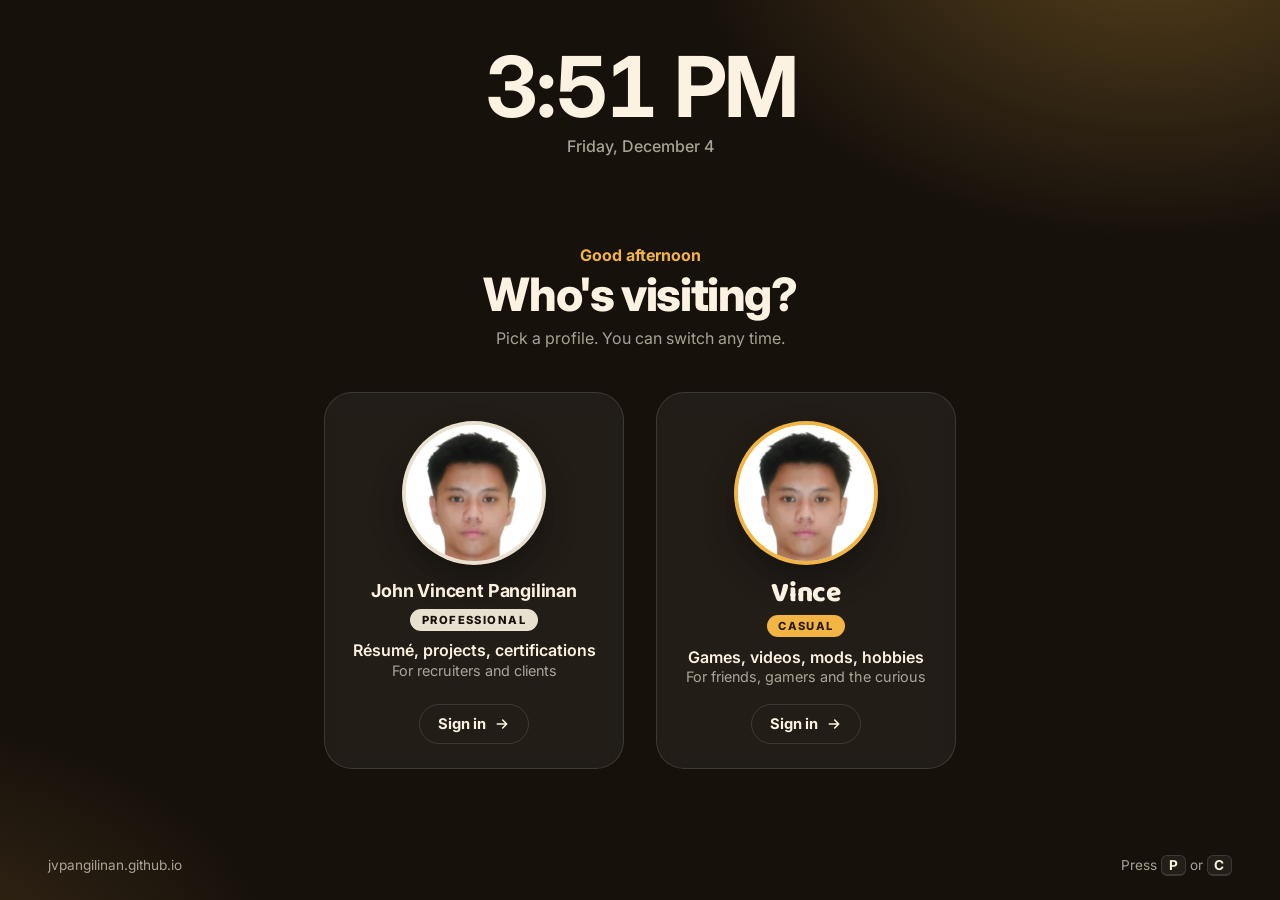
<file: index.html>
<!DOCTYPE html>
<html lang="en">
<head>
<meta charset="utf-8">
<meta name="viewport" content="width=device-width, initial-scale=1">
<!-- smooth fade between pages (Chrome/Edge). Inline so it is set before the first paint; in a slow stylesheet it can miss the switch -->
<style>@view-transition{navigation:auto}</style>
<title>John Vincent Pangilinan · Developer</title>
<meta name="description" content="John Vincent Pangilinan: IT student at San Beda College Alabang building websites, Android apps and Python desktop tools. Pick the professional side or the casual side.">
<link rel="canonical" href="https://jvpangilinan.github.io/">
<meta property="og:title" content="John Vincent Pangilinan · Developer">
<meta property="og:description" content="Websites, Android apps and Python desktop tools, built from idea to live.">
<meta property="og:type" content="website">
<meta property="og:url" content="https://jvpangilinan.github.io/">
<meta property="og:image" content="https://jvpangilinan.github.io/img/card-gold.jpg">
<meta property="og:image:width" content="1200">
<meta property="og:image:height" content="627">
<meta name="twitter:card" content="summary_large_image">
<meta name="theme-color" content="#17110c">
<link rel="icon" href="data:image/svg+xml,%3Csvg xmlns='http://www.w3.org/2000/svg' viewBox='0 0 64 64'%3E%3Crect width='64' height='64' rx='14' fill='%23141210'/%3E%3Ctext x='32' y='43' font-family='Arial' font-weight='700' font-size='28' text-anchor='middle' fill='%23e0b04a'%3EJV%3C/text%3E%3C/svg%3E">
<script>
  // Old links like jvpangilinan.github.io/#projects still land on the right section.
  (function () {
    var to = { about: 'pro/#about', projects: 'pro/#work', work: 'pro/#work', certs: 'pro/#certs', contact: 'pro/#contact' };
    var h = location.hash.slice(1);
    if (to[h]) location.replace(to[h]);
  })();
</script>
<link rel="preconnect" href="https://fonts.googleapis.com">
<link rel="preconnect" href="https://fonts.gstatic.com" crossorigin>
<link href="https://fonts.googleapis.com/css2?family=Baloo+2:wght@800&family=Inter:wght@400;500;600;700;800&display=swap" rel="stylesheet">
<link rel="prefetch" href="pro/">
<link rel="prefetch" href="casual/">
<link rel="stylesheet" href="login.css?v=2">
</head>
<body>

<main class="login">
  <header class="lock" aria-hidden="true">
    <p class="clock" id="clock">&nbsp;</p>
    <p class="date" id="date">&nbsp;</p>
  </header>

  <section class="who" aria-labelledby="who-t">
    <p class="greet" id="greet">Hi there</p>
    <h1 id="who-t">Who's visiting?</h1>
    <p class="lead">Pick a profile. You can switch any time.</p>

    <div class="profiles">
      <a class="profile pro" href="pro/" data-mode="pro">
        <span class="ava"><img src="img/avatar.webp" alt="" width="160" height="160"></span>
        <span class="info">
          <span class="name">John Vincent Pangilinan</span>
          <span class="tag">Professional</span>
          <span class="desc">Résumé, projects, certifications</span>
          <span class="for">For recruiters and clients</span>
          <span class="go">Sign in <svg viewBox="0 0 24 24" aria-hidden="true"><path d="M5 12h14M13 6l6 6-6 6"/></svg></span>
        </span>
      </a>
      <a class="profile casual" href="casual/" data-mode="casual">
        <span class="ava"><img src="img/avatar.webp" alt="" width="160" height="160"></span>
        <span class="info">
          <span class="name">Vince</span>
          <span class="tag">Casual</span>
          <span class="desc">Games, videos, mods, hobbies</span>
          <span class="for">For friends, gamers and the curious</span>
          <span class="go">Sign in <svg viewBox="0 0 24 24" aria-hidden="true"><path d="M5 12h14M13 6l6 6-6 6"/></svg></span>
        </span>
      </a>
    </div>
  </section>

  <footer class="login-foot">
    <span>jvpangilinan.github.io</span>
    <span class="keys">Press <kbd>P</kbd> or <kbd>C</kbd></span>
  </footer>
</main>

<div class="welcome" id="welcome" hidden>
  <img id="welcome-ava" src="img/avatar.webp" alt="">
  <p>Welcome<span class="dots" aria-hidden="true"><i></i><i></i><i></i></span></p>
</div>

<script src="login.js?v=1"></script>
</body>
</html>
</file>
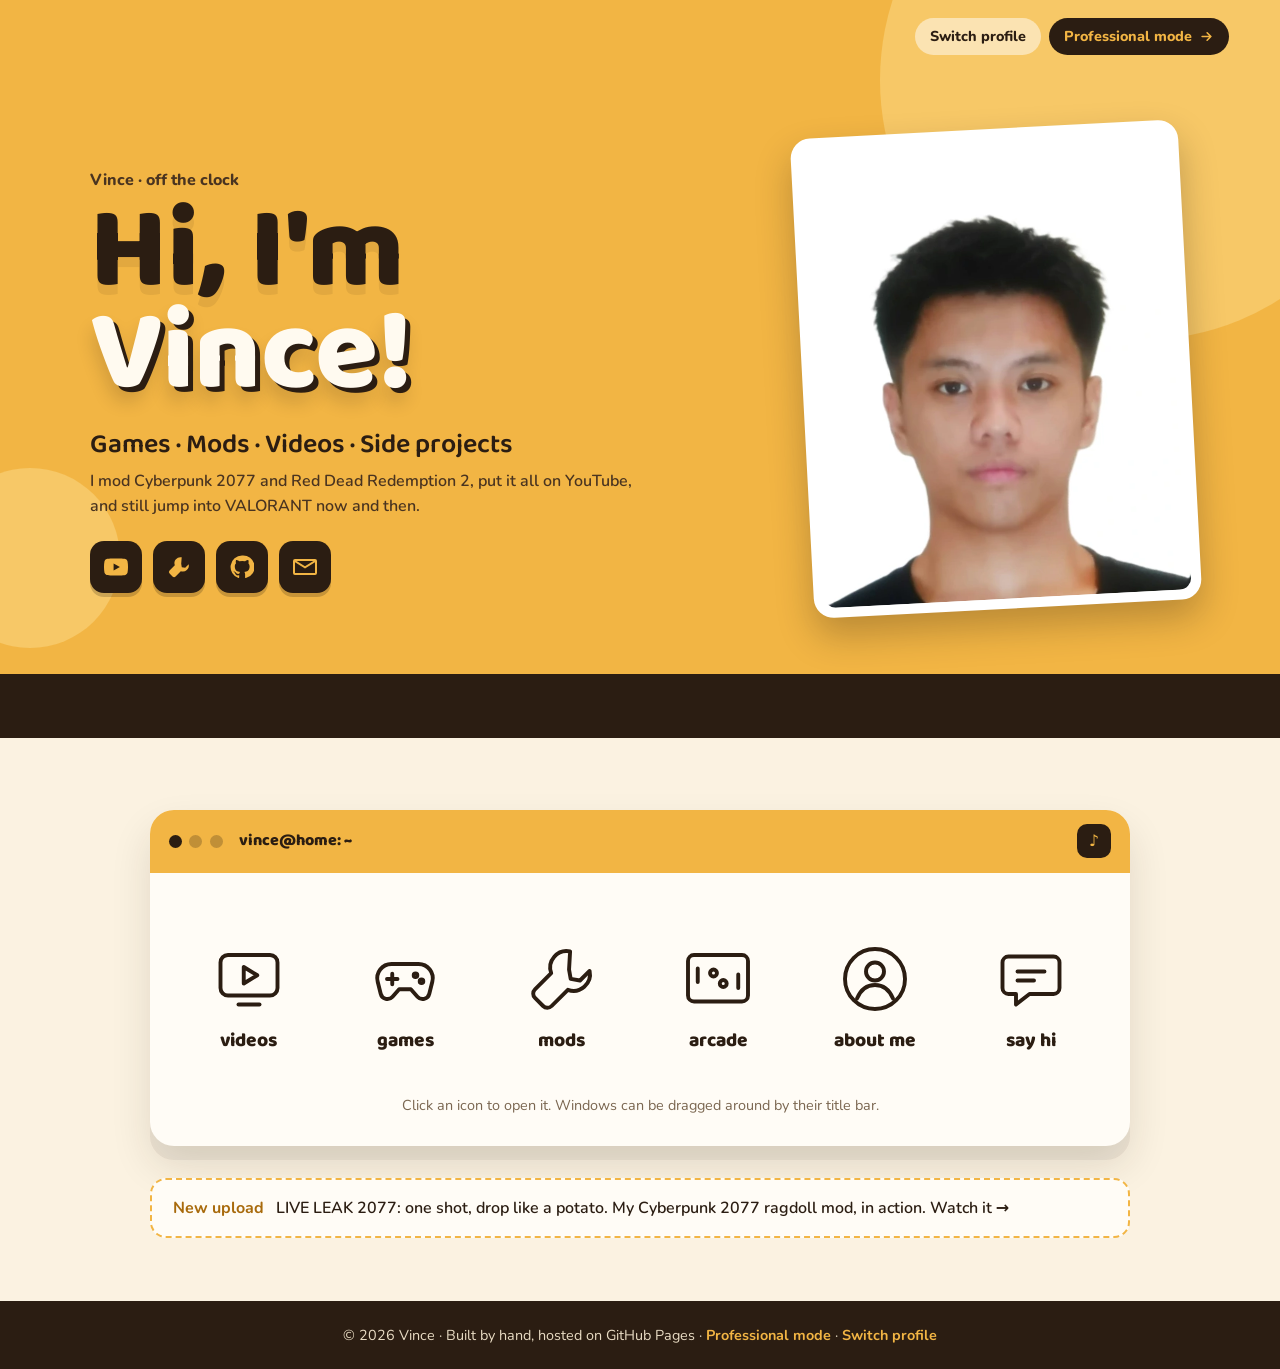
<file: casual/index.html>
<!DOCTYPE html>
<html lang="en">
<head>
<meta charset="utf-8">
<meta name="viewport" content="width=device-width, initial-scale=1">
<!-- smooth fade between pages (Chrome/Edge). Inline so it is set before the first paint; in a slow stylesheet it can miss the switch -->
<style>@view-transition{navigation:auto}</style>
<title>Vince · games, mods and videos</title>
<meta name="description" content="The casual side of John Vincent Pangilinan: Cyberpunk 2077 and Red Dead Redemption 2 mods, YouTube videos, VALORANT clips and side projects you can play with.">
<link rel="canonical" href="https://jvpangilinan.github.io/casual/">
<meta property="og:title" content="Vince · games, mods and videos">
<meta property="og:description" content="Cyberpunk 2077 and Red Dead Redemption 2 mods, YouTube videos, and a browser game that doubles until your device gives up.">
<meta property="og:type" content="website">
<meta property="og:url" content="https://jvpangilinan.github.io/casual/">
<meta property="og:image" content="https://jvpangilinan.github.io/img/card-gold.jpg">
<meta property="og:image:width" content="1200">
<meta property="og:image:height" content="627">
<meta name="twitter:card" content="summary_large_image">
<meta name="theme-color" content="#f2b544">
<link rel="icon" href="data:image/svg+xml,%3Csvg xmlns='http://www.w3.org/2000/svg' viewBox='0 0 64 64'%3E%3Crect width='64' height='64' rx='14' fill='%23141210'/%3E%3Ctext x='32' y='43' font-family='Arial' font-weight='700' font-size='28' text-anchor='middle' fill='%23e0b04a'%3EJV%3C/text%3E%3C/svg%3E">
<link rel="preconnect" href="https://fonts.googleapis.com">
<link rel="preconnect" href="https://fonts.gstatic.com" crossorigin>
<link href="https://fonts.googleapis.com/css2?family=Baloo+2:wght@600;800&family=Nunito:wght@400;600;700;800&display=swap" rel="stylesheet">
<link rel="stylesheet" href="casual.css?v=4">
</head>
<body>

<!-- ============ HERO ============ -->
<header class="hero">
  <nav class="topbar" aria-label="Site mode">
    <a class="pill" href="../">Switch profile</a>
    <a class="pill solid" href="../pro/">Professional mode <svg viewBox="0 0 24 24" aria-hidden="true"><path d="M5 12h14M13 6l6 6-6 6"/></svg></a>
  </nav>
  <div class="hero-text">
    <p class="eyebrow">Vince · off the clock</p>
    <h1>Hi, I'm<br><span>Vince!</span></h1>
    <p class="roles">Games · Mods · Videos · Side projects</p>
    <p class="sub">I mod Cyberpunk 2077 and Red Dead Redemption 2, put it all on YouTube, and still jump into VALORANT now and then.</p>
    <div class="socials">
      <a href="https://www.youtube.com/@Vincent6950xt" target="_blank" rel="noopener" aria-label="YouTube: Vince Mods">
        <svg viewBox="0 0 24 24"><path d="M23.5 6.2a3 3 0 0 0-2.1-2.1C19.5 3.6 12 3.6 12 3.6s-7.5 0-9.4.5A3 3 0 0 0 .5 6.2 31 31 0 0 0 0 12a31 31 0 0 0 .5 5.8 3 3 0 0 0 2.1 2.1c1.9.5 9.4.5 9.4.5s7.5 0 9.4-.5a3 3 0 0 0 2.1-2.1A31 31 0 0 0 24 12a31 31 0 0 0-.5-5.8zM9.6 15.6V8.4l6.3 3.6-6.3 3.6z"/></svg>
      </a>
      <a href="https://www.nexusmods.com/profile/Vincent6950xt/mods" target="_blank" rel="noopener" aria-label="My mods on Nexus Mods">
        <svg viewBox="0 0 24 24"><path d="M14.7 2.3a6 6 0 0 0-6.9 7.9L2.6 15.4a2.2 2.2 0 0 0 0 3.1l2.9 2.9a2.2 2.2 0 0 0 3.1 0l5.2-5.2a6 6 0 0 0 7.9-6.9l-3.5 3.5-3.4-.6-.6-3.4z"/></svg>
      </a>
      <a href="https://github.com/jvpangilinan" target="_blank" rel="noopener" aria-label="GitHub">
        <svg viewBox="0 0 24 24"><path d="M12 .5A11.5 11.5 0 0 0 8.4 22.9c.6.1.8-.2.8-.6v-2c-3.2.7-3.9-1.5-3.9-1.5-.5-1.3-1.3-1.7-1.3-1.7-1-.7.1-.7.1-.7 1.2.1 1.8 1.2 1.8 1.2 1 1.8 2.8 1.3 3.5 1 .1-.8.4-1.3.7-1.6-2.6-.3-5.3-1.3-5.3-5.7 0-1.3.5-2.3 1.2-3.1-.1-.3-.5-1.5.1-3.1 0 0 1-.3 3.2 1.2a11 11 0 0 1 5.8 0c2.2-1.5 3.2-1.2 3.2-1.2.6 1.6.2 2.8.1 3.1.8.8 1.2 1.9 1.2 3.1 0 4.4-2.7 5.4-5.3 5.7.4.4.8 1.1.8 2.2v3.3c0 .3.2.7.8.6A11.5 11.5 0 0 0 12 .5z"/></svg>
      </a>
      <a href="mailto:pangilinanjohnvincent16@gmail.com" aria-label="Email">
        <svg viewBox="0 0 24 24"><path d="M2 4h20a2 2 0 0 1 2 2v12a2 2 0 0 1-2 2H2a2 2 0 0 1-2-2V6a2 2 0 0 1 2-2zm0 3.2V18h20V7.2l-10 6.3L2 7.2zM3.6 6l8.4 5.3L20.4 6H3.6z"/></svg>
      </a>
    </div>
  </div>
  <figure class="sticker" title="psst… double-click me">
    <span class="frame"><img src="../img/photo.webp" alt="Photo of Vince" width="511" height="639"></span>
    <span class="bubble" aria-hidden="true">me after finals week</span>
  </figure>
  <div class="band"></div>
</header>

<!-- ============ DESKTOP ============ -->
<main class="desk">
  <section class="desk-window" aria-label="Menu">
    <div class="titlebar">
      <span class="dots"><i></i><i></i><i></i></span>
      <span class="title">vince@home: ~</span>
      <button class="sound" id="sound-btn" aria-pressed="true" title="Click sounds on/off">♪</button>
    </div>
    <div class="icons">
      <button class="icon" data-open="videos">
        <svg viewBox="0 0 48 48"><rect x="5" y="8" width="38" height="27" rx="5"/><path d="M20.5 16v11l9-5.5z"/><path d="M17 41h14"/></svg>
        <span>videos</span>
      </button>
      <button class="icon" data-open="games">
        <svg viewBox="0 0 48 48"><path d="M15 14h18a9.5 9.5 0 0 1 9.2 11.9l-2 7.9a4.6 4.6 0 0 1-7.9 2l-4.4-5H20.1l-4.4 5a4.6 4.6 0 0 1-7.9-2l-2-7.9A9.5 9.5 0 0 1 15 14z"/><path d="M15.5 20.5v7M12 24h7"/><circle cx="31" cy="21.5" r="1.2"/><circle cx="35" cy="25.5" r="1.2"/></svg>
        <span>games</span>
      </button>
      <button class="icon" data-open="mods">
        <svg viewBox="0 0 48 48"><path d="M29.4 5.6a11 11 0 0 0-12.6 14.5L6 30.9a4 4 0 0 0 0 5.7l5.4 5.4a4 4 0 0 0 5.7 0l10.8-10.8a11 11 0 0 0 14.5-12.6l-6.4 6.4-6.2-1.1-1.1-6.2z"/></svg>
        <span>mods</span>
      </button>
      <button class="icon" data-open="arcade">
        <svg viewBox="0 0 48 48"><rect x="4" y="8" width="40" height="31" rx="4"/><path d="M10.5 17v9M37.5 21v9"/><circle cx="21" cy="20" r="2.3"/><circle cx="27.5" cy="27" r="2.3"/></svg>
        <span>arcade</span>
      </button>
      <button class="icon" data-open="about">
        <svg viewBox="0 0 48 48"><circle cx="24" cy="24" r="20"/><circle cx="24" cy="19" r="6"/><path d="M12 37c2.5-6 7-9 12-9s9.5 3 12 9"/></svg>
        <span>about me</span>
      </button>
      <button class="icon" data-open="contact">
        <svg viewBox="0 0 48 48"><path d="M9 9h30a4 4 0 0 1 4 4v17a4 4 0 0 1-4 4H23l-9 7v-7H9a4 4 0 0 1-4-4V13a4 4 0 0 1 4-4z"/><path d="M15 19h18M15 25h11"/></svg>
        <span>say hi</span>
      </button>
    </div>
    <p class="hint">Click an icon to open it. Windows can be dragged around by their title bar.</p>
  </section>

  <a class="ribbon" href="#videos" data-open="videos">
    <b>New upload</b> LIVE LEAK 2077: one shot, drop like a potato. My Cyberpunk 2077 ragdoll mod, in action. Watch it →
  </a>
</main>

<footer class="foot">© 2026 Vince · Built by hand, hosted on GitHub Pages · <a href="../pro/">Professional mode</a> · <a href="../">Switch profile</a></footer>

<!-- ============ WINDOWS ============ -->

<div class="win wide" id="videos" role="dialog" aria-labelledby="videos-t" hidden>
  <div class="win-bar"><span id="videos-t">videos</span><button class="x" aria-label="Close">[x]</button></div>
  <div class="win-body">
    <div class="sec-head">
      <h2 class="sec">Latest uploads</h2>
      <a class="btn" href="https://www.youtube.com/@Vincent6950xt?sub_confirmation=1" target="_blank" rel="noopener">&#9654; Subscribe to Vince Mods</a>
    </div>
    <div class="vids">
      <figure class="vid">
        <button class="yt" data-id="0_VkU4X4Qb4" aria-label="Play LIVE LEAK 2077 showcase"><img src="https://i.ytimg.com/vi/0_VkU4X4Qb4/hqdefault.jpg" alt="" loading="lazy"><span class="len">2:18</span></button>
        <figcaption><b>LIVE LEAK 2077: one shot, drop like a potato</b><span>Cyberpunk 2077 · ragdoll and dismemberment mod</span></figcaption>
      </figure>
      <figure class="vid">
        <button class="yt" data-id="Eg_NkB-aGEk" aria-label="Play T.O.E.M. showcase"><img src="https://i.ytimg.com/vi/Eg_NkB-aGEk/hqdefault.jpg" alt="" loading="lazy"><span class="len">6:07</span></button>
        <figcaption><b>T.O.E.M.: The Only Euphoria Mod You Need</b><span>Red Dead Redemption 2 · ragdoll, suffering and location damage</span></figcaption>
      </figure>
      <figure class="vid">
        <button class="yt" data-id="eBm3M3HvaFw" aria-label="Play Vincent Euphoria LLRO Remix showcase"><img src="https://i.ytimg.com/vi/eBm3M3HvaFw/hqdefault.jpg" alt="" loading="lazy"><span class="len">3:01</span></button>
        <figcaption><b>Vincent Euphoria: LLRO Remix</b><span>Red Dead Redemption 2 · ragdoll and death reactions</span></figcaption>
      </figure>
      <figure class="vid">
        <button class="yt" data-id="IHKpD6gh-nA" aria-label="Play Vincent Euphoria Antagonist showcase"><img src="https://i.ytimg.com/vi/IHKpD6gh-nA/hqdefault.jpg" alt="" loading="lazy"><span class="len">14:56</span></button>
        <figcaption><b>Vincent Euphoria Antagonist × LLRO Remix</b><span>Red Dead Redemption 2 · suffering, bleed-out and location damage</span></figcaption>
      </figure>
    </div>
    <hr>
    <h2 class="sec">VALORANT clips</h2>
    <p class="intro">From back when I played a lot: an ace, a ranked win, and a video titled “i just need to get better at valorant”. Honest, at least.</p>
    <div class="vids four">
      <figure class="vid">
        <button class="yt" data-id="Fh81EufTUVg" aria-label="Play Highlight reel"><img src="https://i.ytimg.com/vi/Fh81EufTUVg/hqdefault.jpg" alt="" loading="lazy"><span class="len">2:08</span></button>
        <figcaption><b>Highlight reel</b></figcaption>
      </figure>
      <figure class="vid">
        <button class="yt" data-id="jBgdwimul9I" aria-label="Play AIMER SPECIAL"><img src="https://i.ytimg.com/vi/jBgdwimul9I/hqdefault.jpg" alt="" loading="lazy"><span class="len">1:35</span></button>
        <figcaption><b>AIMER SPECIAL</b></figcaption>
      </figure>
      <figure class="vid">
        <button class="yt" data-id="0OsbcHYKP6A" aria-label="Play ace val"><img src="https://i.ytimg.com/vi/0OsbcHYKP6A/hqdefault.jpg" alt="" loading="lazy"><span class="len">3:03</span></button>
        <figcaption><b>ace val</b></figcaption>
      </figure>
      <figure class="vid">
        <button class="yt" data-id="egipFAIoduQ" aria-label="Play i just need to get better at valorant"><img src="https://i.ytimg.com/vi/egipFAIoduQ/hqdefault.jpg" alt="" loading="lazy"><span class="len">2:37</span></button>
        <figcaption><b>i just need to get better at valorant</b></figcaption>
      </figure>
    </div>
    <hr>
    <div class="most">
      <figure class="vid">
        <button class="yt" data-id="lBYJZ4gNlfo" aria-label="Play VALORANT Benchmark on an RX 6950 XT"><img src="https://i.ytimg.com/vi/lBYJZ4gNlfo/hqdefault.jpg" alt="" loading="lazy"></button>
      </figure>
      <div>
        <p class="badge">Most watched</p>
        <h3>VALORANT Benchmark [RX 6950 XT + i7-12700F]</h3>
        <p>My most-watched video isn't a mod. It's a benchmark, with 6,000+ views. People really want to know their frame rates.</p>
        <a class="btn alt" href="https://www.youtube.com/@Vincent6950xt/videos" target="_blank" rel="noopener">All videos on YouTube</a>
      </div>
    </div>
  </div>
</div>

<div class="win" id="games" role="dialog" aria-labelledby="games-t" hidden>
  <div class="win-bar"><span id="games-t">games</span><button class="x" aria-label="Close">[x]</button></div>
  <div class="win-body">
    <h2 class="sec">What I play</h2>
    <div class="games">
      <article class="game cp">
        <span class="genre">Open-world RPG</span>
        <h3>Cyberpunk 2077</h3>
        <p>Night City, except I keep opening the mod folder. Three mods so far, including an intro skip with 3.9k downloads and a live Los Angeles radio station.</p>
        <button class="link" data-open="mods">See the mods →</button>
      </article>
      <article class="game rd">
        <span class="genre">Open-world western</span>
        <h3>Red Dead Redemption 2</h3>
        <p>Where most of my mods live: Euphoria ragdoll remixes that make every shot land heavier, from instant headshot drops to enemies that bleed out slowly.</p>
        <button class="link" data-open="mods">See the mods →</button>
      </article>
      <article class="game val">
        <span class="genre">Tactical shooter · on and off</span>
        <h3>VALORANT</h3>
        <p>I played it a lot back in the day. Now it's on and off, but it taught me teamwork and consistency, and it got me optimizing my routine: aim training and a few deathmatches before every match.</p>
        <dl class="vstats">
          <div><dt>Peak rank</dt><dd>Ascendant 2<small>Episode 5, Act III</small></dd></div>
          <div><dt>Rank now</dt><dd>Diamond 1<small>on and off, still holding</small></dd></div>
          <div><dt>Account level</dt><dd>439<small>told you I played a lot</small></dd></div>
          <div><dt>Headshot %</dt><dd>37.1%<small>top 2.1% this act</small></dd></div>
        </dl>
        <p class="vstats-note">Competitive, as of November 2026. Live numbers are on tracker.gg.</p>
        <p class="game-links"><button class="link" data-open="videos">Watch the old clips →</button><a class="link" href="https://tracker.gg/valorant/profile/riot/him%23power/overview?platform=pc&amp;playlist=competitive&amp;season=d816f426-48ea-f052-117f-9697a155b319" target="_blank" rel="noopener">My stats on tracker.gg →</a></p>
      </article>
    </div>
    <div class="rig">
      <svg viewBox="0 0 48 48" aria-hidden="true"><rect x="4" y="12" width="40" height="22" rx="3"/><circle cx="16" cy="23" r="6"/><circle cx="32" cy="23" r="6"/><path d="M8 34v5M40 34v5"/></svg>
      <p><b>My setup:</b> an AMD Radeon RX 6950 XT with an Intel Core i7-12700F. Yes, the “6950xt” in my handle is the graphics card.</p>
    </div>
  </div>
</div>

<div class="win wide" id="mods" role="dialog" aria-labelledby="mods-t" hidden>
  <div class="win-bar"><span id="mods-t">mods</span><button class="x" aria-label="Close">[x]</button></div>
  <div class="win-body">
    <h2 class="sec">Game mods</h2>
    <p class="intro">I'm a verified mod creator on Nexus Mods: <b>7 mods</b> for Cyberpunk 2077 and Red Dead Redemption 2, with <b>5,800+ downloads</b>.</p>
    <p class="mod-links"><a class="btn" href="https://www.nexusmods.com/profile/Vincent6950xt/mods" target="_blank" rel="noopener">All my mods on Nexus</a> <button class="btn alt" data-open="videos">&#9654; Watch the showcases</button></p>
    <div class="mods">
      <article class="mod cp"><span class="game-tag">Cyberpunk 2077</span><b>Simple Startup Intro Skip</b><p>Skips the startup intros so you get to the menu faster.</p><span class="stats">3.9k downloads · 82 endorsements</span><a href="https://www.nexusmods.com/profile/Vincent6950xt/mods" target="_blank" rel="noopener">Get it on Nexus →</a></article>
      <article class="mod cp"><span class="game-tag">Cyberpunk 2077 · Audio</span><b>Live Radio Station: Los Angeles</b><p>Adds a Los Angeles radio station to the game.</p><span class="stats">671 downloads · 13 endorsements</span><a href="https://www.nexusmods.com/profile/Vincent6950xt/mods" target="_blank" rel="noopener">Get it on Nexus →</a></article>
      <article class="mod rd"><span class="game-tag">Red Dead Redemption 2</span><b>D.O.A.: Dead On Arrival</b><span class="stats">503 downloads · 30 comments</span><a href="https://www.nexusmods.com/profile/Vincent6950xt/mods" target="_blank" rel="noopener">Get it on Nexus →</a></article>
      <article class="mod cp"><span class="game-tag">Cyberpunk 2077</span><b>Live Leak 2077 × Ragdoll Overhaul</b><p>One to the head and they're gone. Two to the body and they drop. No bullet sponges.</p><span class="stats">306 downloads · 19 comments</span><a href="https://www.nexusmods.com/cyberpunk2077/mods/38251" target="_blank" rel="noopener">Get it on Nexus →</a></article>
      <article class="mod rd"><span class="game-tag">Red Dead Redemption 2</span><b>T.O.E.M.: The Only Euphoria Mod</b><p>Body-shot enemies reach for their wounds and bleed out slowly. Headshots drop them instantly.</p><span class="stats">259 downloads · 14 comments</span><a href="https://www.nexusmods.com/reddeadredemption2/mods/11514" target="_blank" rel="noopener">Get it on Nexus →</a></article>
      <article class="mod rd"><span class="game-tag">Red Dead Redemption 2</span><b>Vincent Euphoria: LLRO × WERO Remix</b><p>NPCs fight through body shots on adrenaline and drop limp the moment they're killed.</p><span class="stats">172 downloads · 8 comments</span><a href="https://www.nexusmods.com/profile/Vincent6950xt/mods" target="_blank" rel="noopener">Get it on Nexus →</a></article>
      <article class="mod rd"><span class="game-tag">Red Dead Redemption 2</span><b>Vincent Euphoria: Antagonist × LLRO</b><p>Suffering, bleed-out and location damage: limb shots won't kill in two hits.</p><span class="stats">84 downloads · 2 comments</span><a href="https://www.nexusmods.com/reddeadredemption2/mods/11512" target="_blank" rel="noopener">Get it on Nexus →</a></article>
    </div>
  </div>
</div>

<div class="win wide" id="arcade" role="dialog" aria-labelledby="arcade-t" hidden>
  <div class="win-bar"><span id="arcade-t">arcade: doubling-pong.exe</span><button class="x" aria-label="Close">[x]</button></div>
  <div class="win-body">
    <div class="arcade-head">
      <div>
        <h2 class="sec">Doubling Pong</h2>
        <p class="intro">A GPU stress test I made in Python and OpenGL, disguised as a paddle game: every ball that reaches a paddle comes back as two. This is the browser version. How many balls can your device handle?</p>
      </div>
      <dl class="score">
        <div><dt>Balls</dt><dd id="pong-balls">1</dd></div>
        <div><dt>Bounces</dt><dd id="pong-hits">0</dd></div>
        <div><dt>FPS</dt><dd id="pong-fps">–</dd></div>
      </dl>
    </div>
    <div class="screen">
      <canvas id="pong" width="960" height="540" tabindex="0" aria-label="Doubling Pong: balls bouncing between two paddles. Click or press Space to start or pause, R to restart."></canvas>
    </div>
    <div class="arcade-bar">
      <button class="btn" id="pong-start" type="button">&#9654; Start</button>
      <button class="btn alt" id="pong-reset" type="button">Restart</button>
      <p id="pong-status" aria-live="polite">One ball. Every paddle hit doubles it. Press Start.</p>
    </div>
    <p class="fine">It keeps doubling until your frame rate drops below 40, then the balls keep flying but stop multiplying. <span id="pong-best"></span> The desktop version does it on the GPU and reads Windows' GPU counters to know when your graphics card has had enough.</p>
  </div>
</div>

<div class="win" id="about" role="dialog" aria-labelledby="about-t" hidden>
  <div class="win-bar"><span id="about-t">about-me.txt</span><button class="x" aria-label="Close">[x]</button></div>
  <div class="win-body">
    <div class="about-top">
      <img src="../img/avatar.webp" alt="" class="avatar" width="320" height="320">
      <div>
        <h2>Hey, I'm Vince.</h2>
        <p>A third-year IT student from Bacoor, Cavite. When I'm not doing school stuff, I'm modding Cyberpunk 2077 and Red Dead Redemption 2, cutting videos for my channel, or building something nobody asked for, like my own media player or a game whose only job is to make graphics cards sweat. VALORANT gets a match now and then.</p>
      </div>
    </div>
    <h3>Fun facts</h3>
    <ul class="facts">
      <li>The “6950xt” in my handle is my graphics card.</li>
      <li>My most-watched video isn't a mod. It's a VALORANT benchmark.</li>
      <li>I once went 40/6/0 in deathmatch on Japan servers. There's a video. Of course there's a video.</li>
      <li>Before IT, I studied technical drafting at Don Bosco Makati, so I plan things on paper before I build them.</li>
      <li>My phone is the remote for my movie library, because I built the app (it's called ULTRON).</li>
      <li>Double-click my photo at the top. Trust me.</li>
    </ul>
    <h3>Stuff I made for fun</h3>
    <div class="made">
      <button class="made-card" data-open="arcade"><b>Doubling Pong</b><span>The GPU stress test, playable in the arcade window.</span></button>
      <a class="made-card" href="https://github.com/jvpangilinan/Local-Media-Player" target="_blank" rel="noopener"><b>ULTRON</b><span>My own streaming app for the movies on my PC, with a phone remote.</span></a>
    </div>
    <p class="switch-note">Looking for the serious version? <a href="../pro/">Professional mode →</a></p>
  </div>
</div>

<div class="win" id="contact" role="dialog" aria-labelledby="contact-t" hidden>
  <div class="win-bar"><span id="contact-t">say-hi.txt</span><button class="x" aria-label="Close">[x]</button></div>
  <div class="win-body">
    <h2>Say hi!</h2>
    <p>Comment on a video, endorse a mod, or just send an email. For work stuff, the <a href="../pro/#contact">professional side</a> has everything.</p>
    <ul class="contact-list">
      <li><span>YouTube</span><a href="https://www.youtube.com/@Vincent6950xt" target="_blank" rel="noopener">Vince Mods · @Vincent6950xt</a></li>
      <li><span>Nexus</span><a href="https://www.nexusmods.com/profile/Vincent6950xt/mods" target="_blank" rel="noopener">Vincent6950xt</a></li>
      <li><span>GitHub</span><a href="https://github.com/jvpangilinan" target="_blank" rel="noopener">github.com/jvpangilinan</a></li>
      <li><span>Email</span><a href="mailto:pangilinanjohnvincent16@gmail.com">pangilinanjohnvincent16@gmail.com</a></li>
    </ul>
  </div>
</div>

<script src="casual.js?v=1"></script>
<script src="pong.js?v=1"></script>
</body>
</html>
</file>
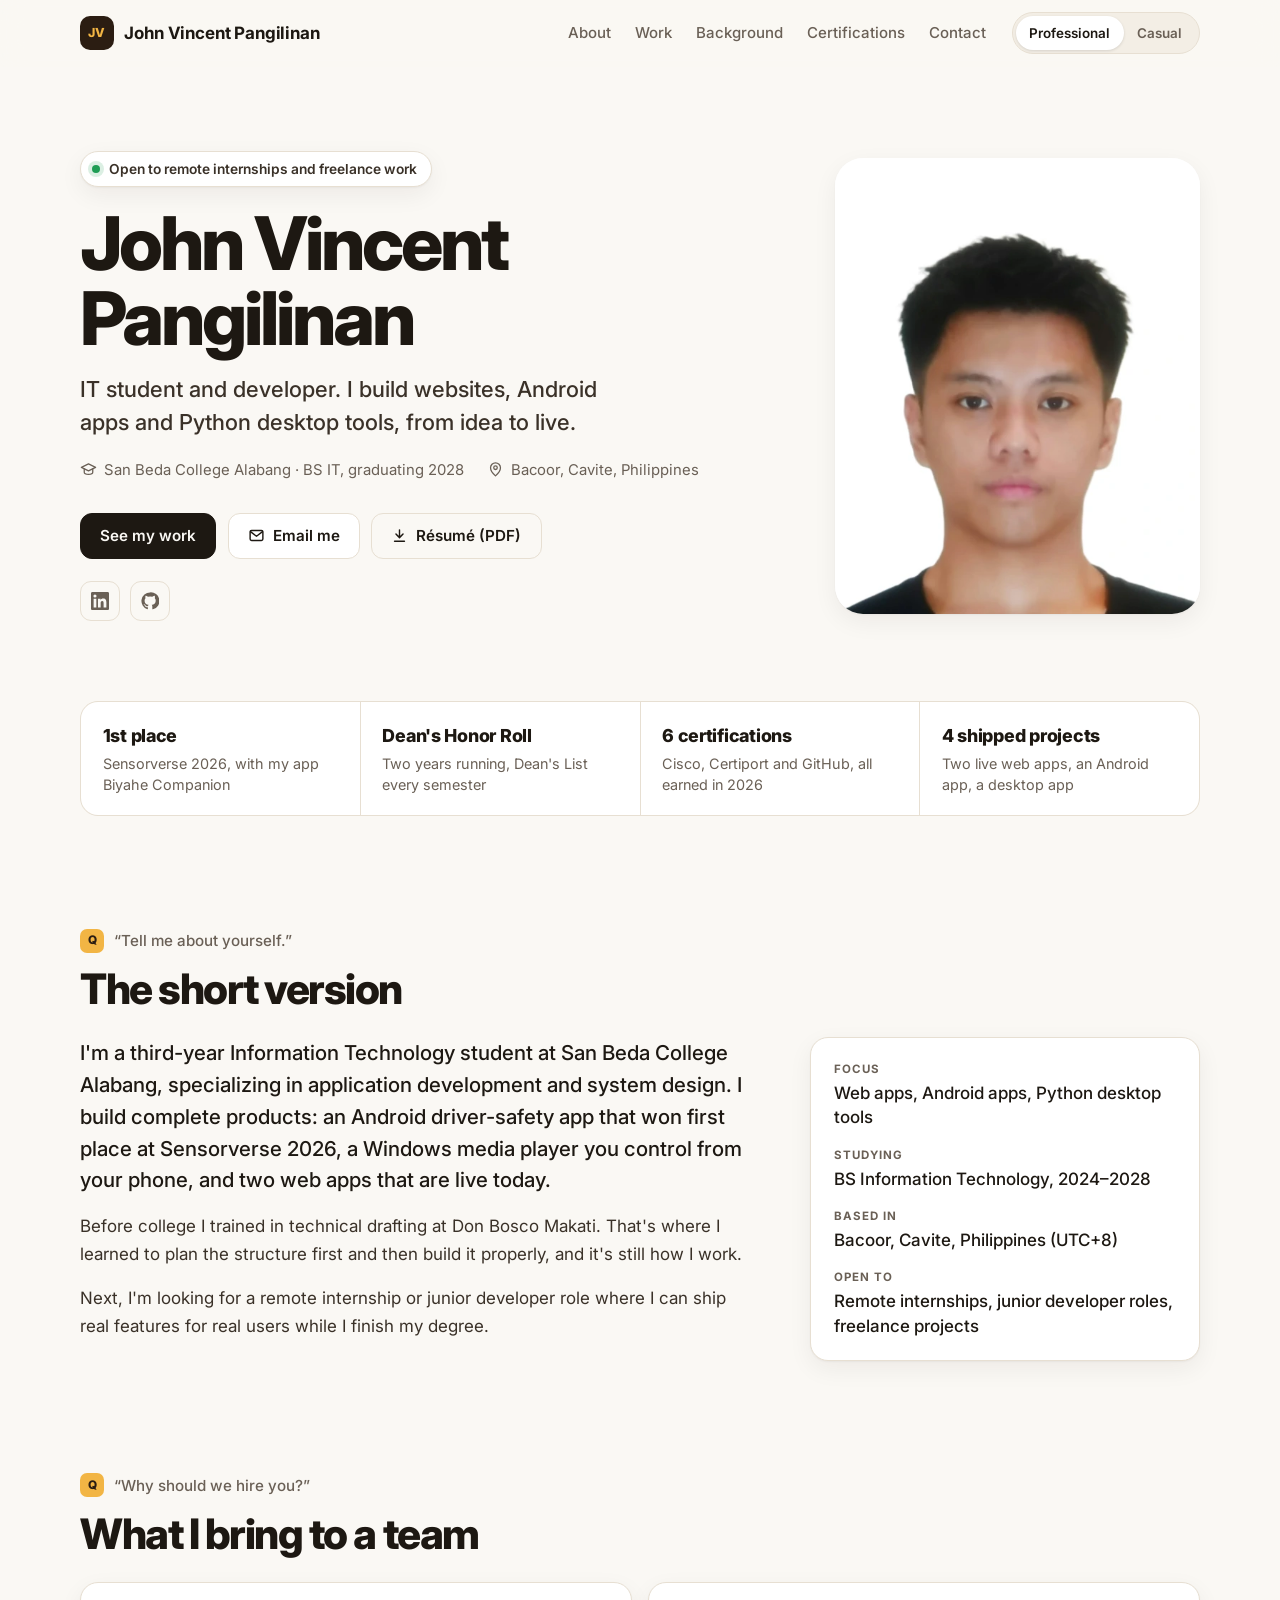
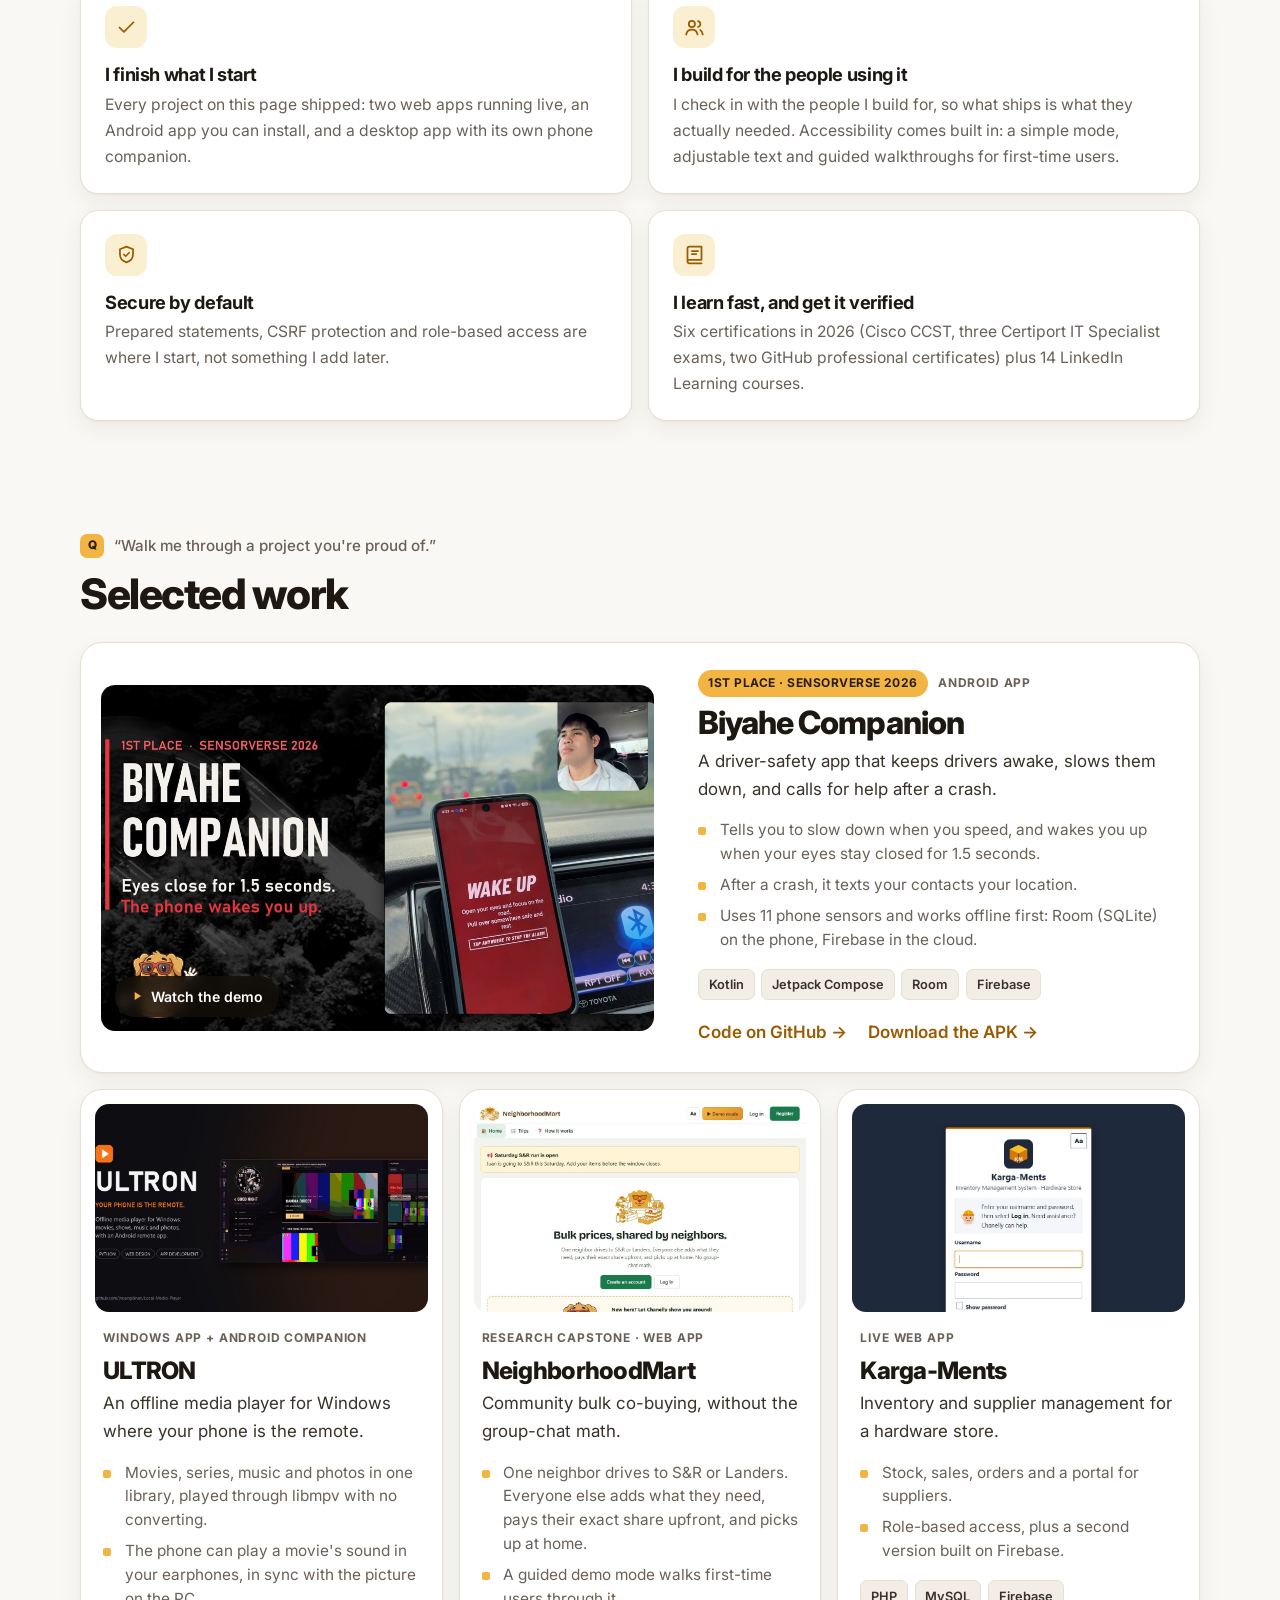
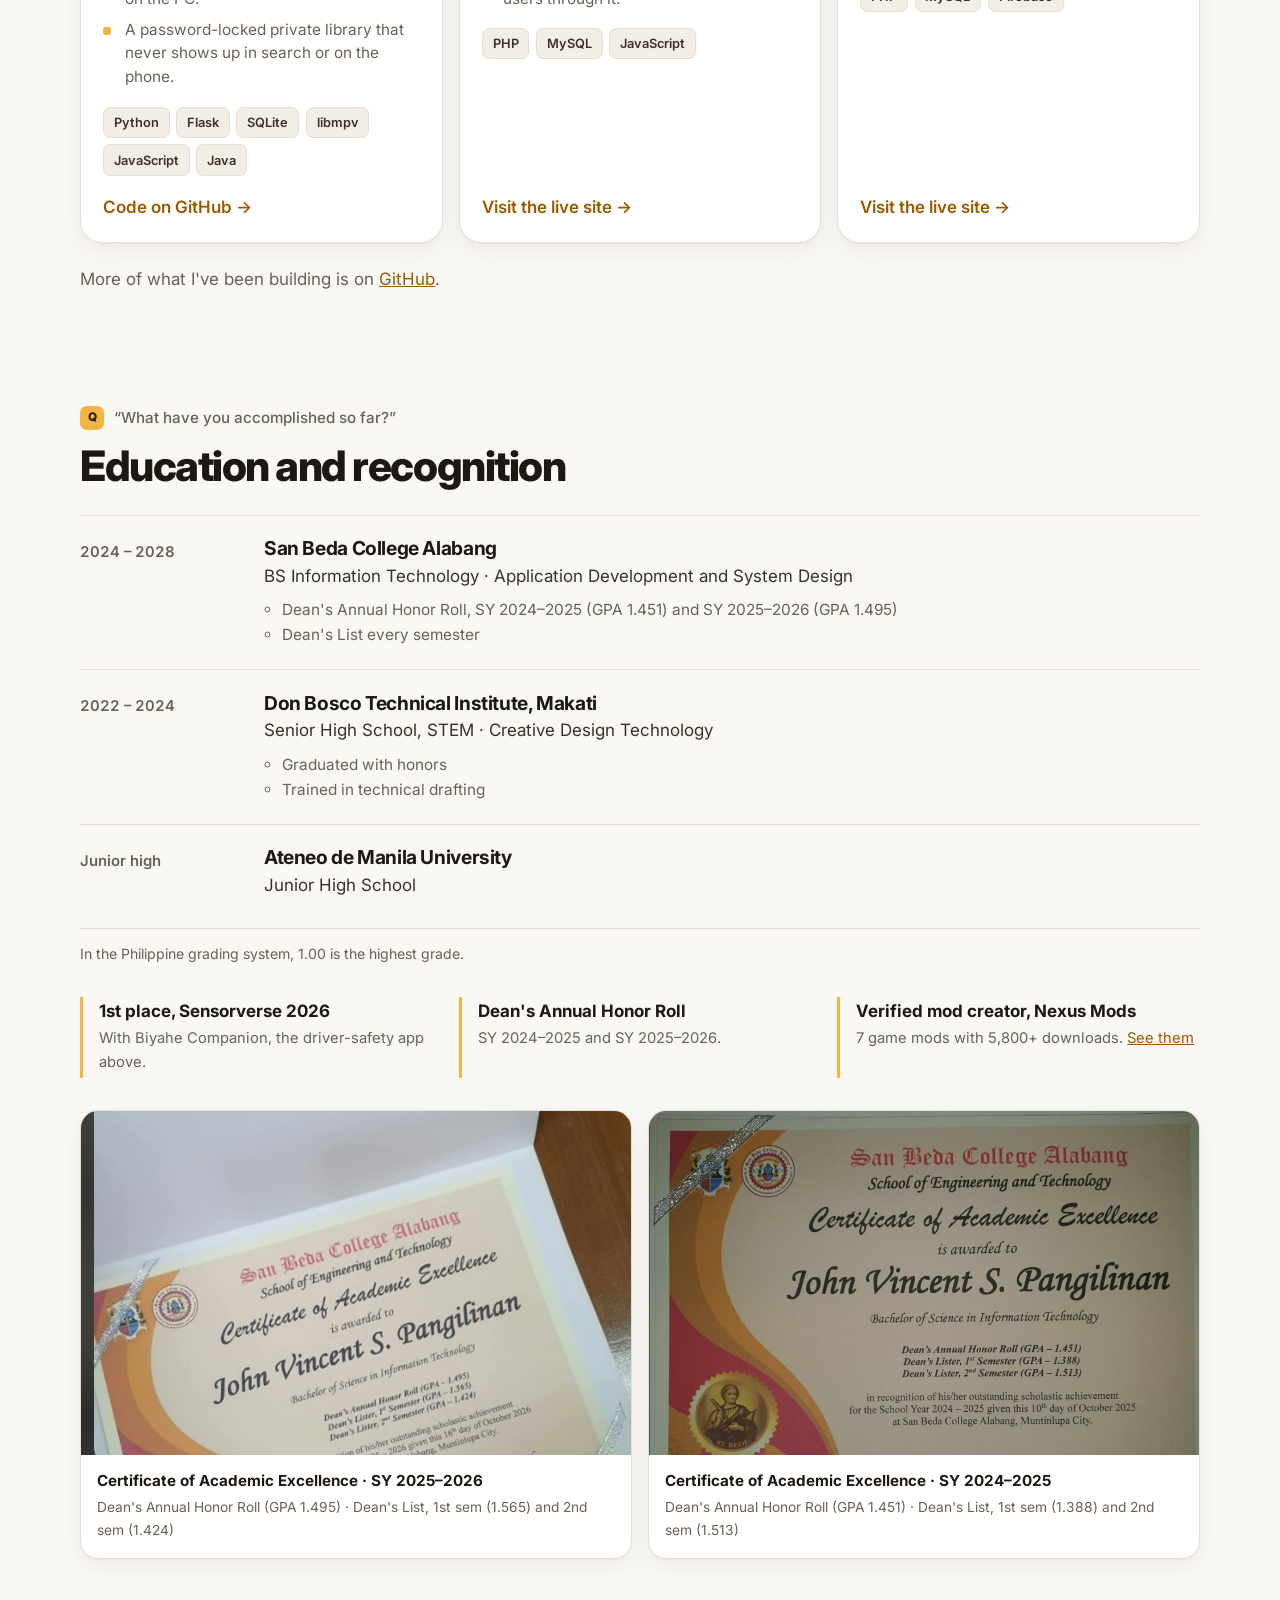
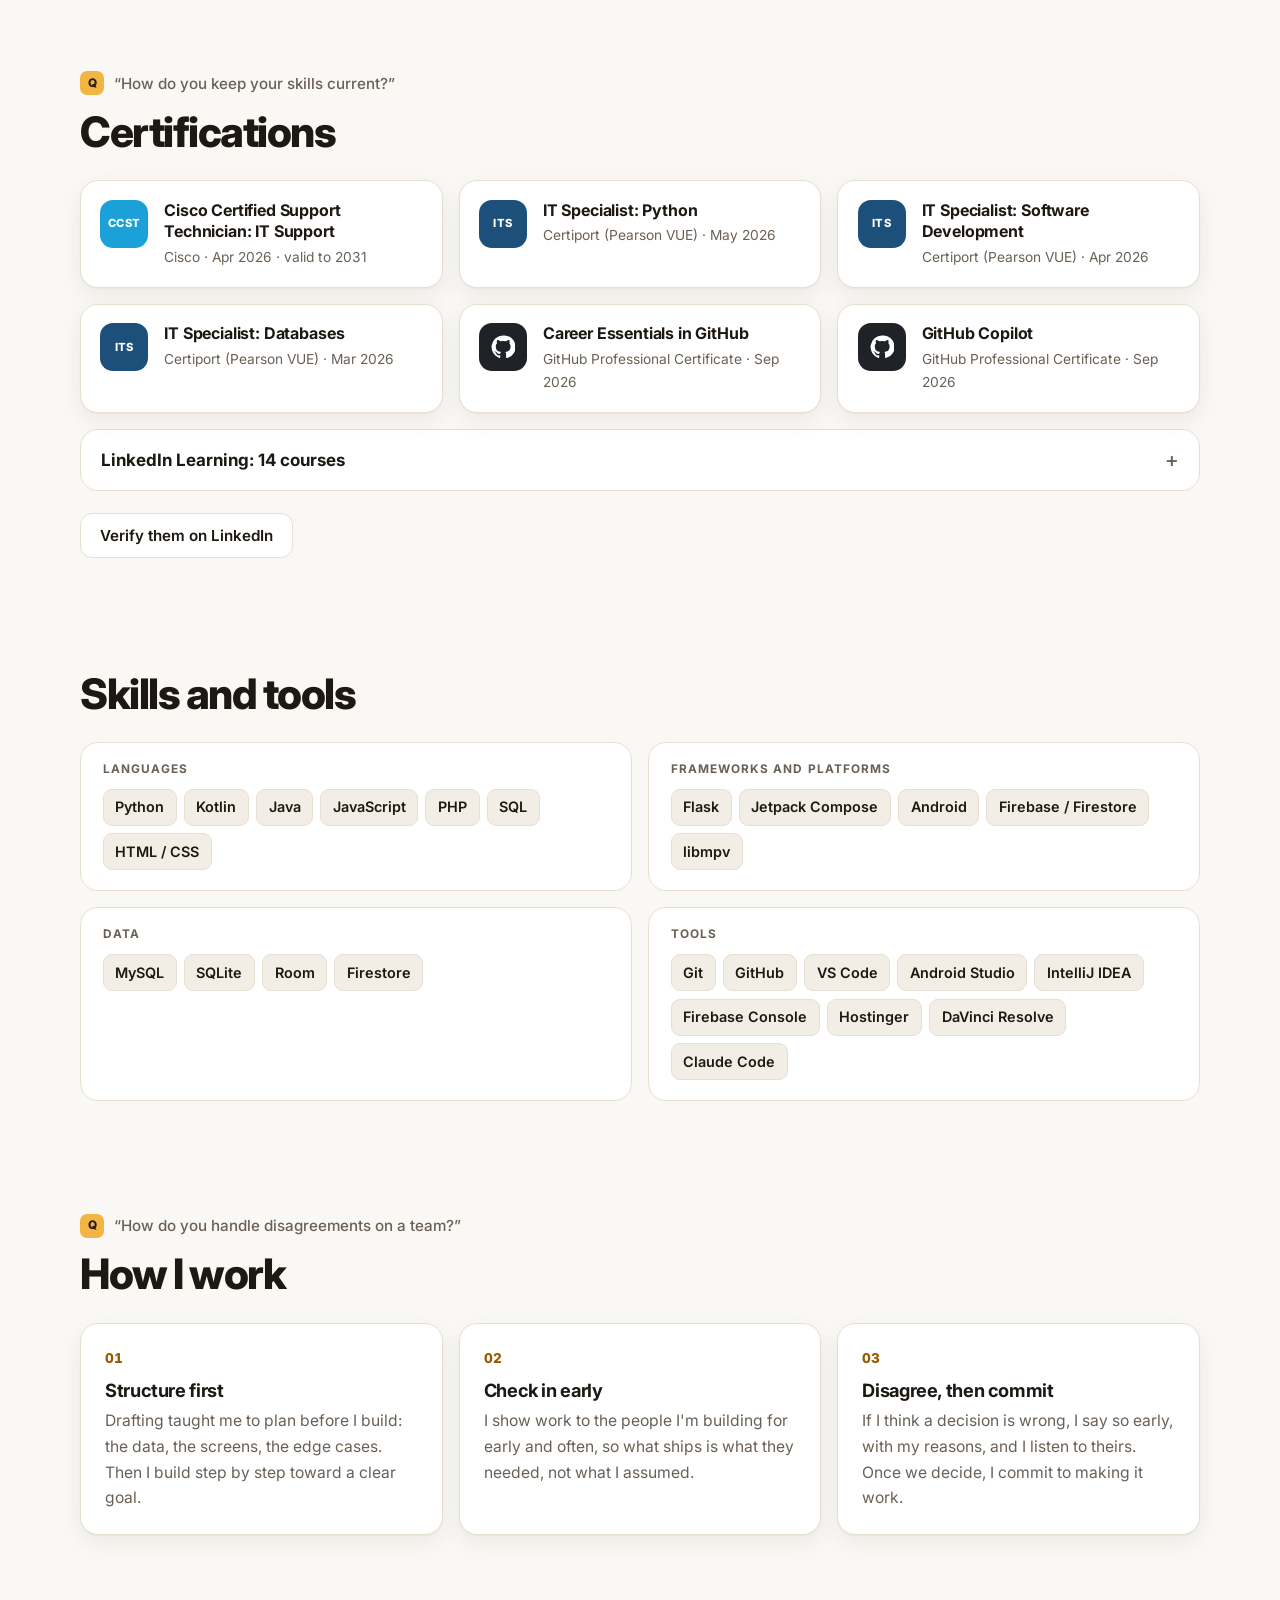
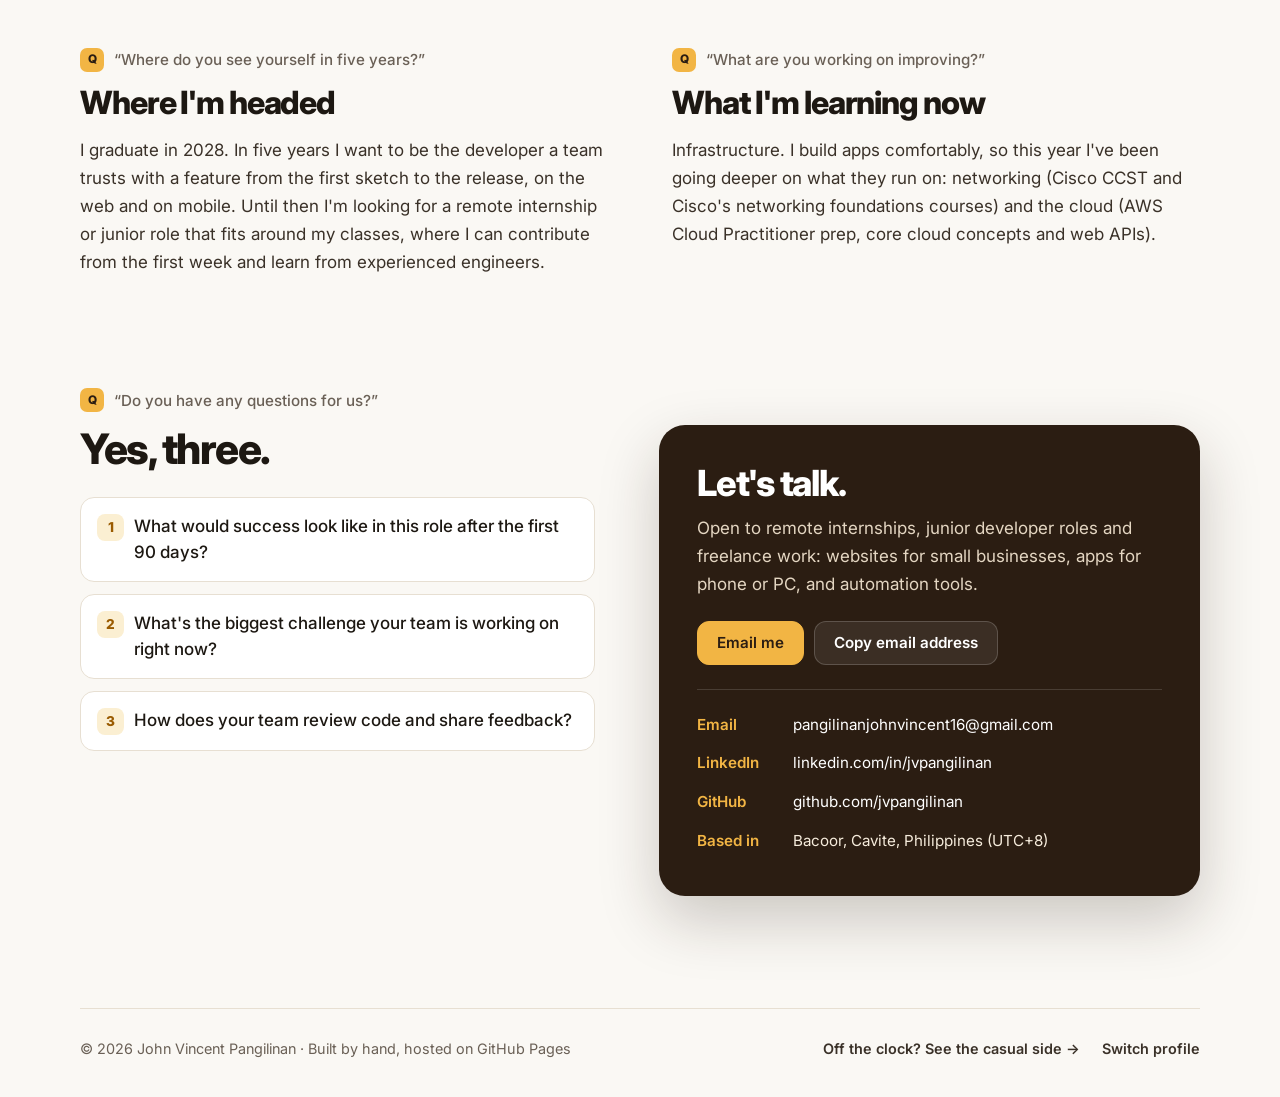
<file: pro/index.html>
<!DOCTYPE html>
<html lang="en">
<head>
<meta charset="utf-8">
<meta name="viewport" content="width=device-width, initial-scale=1">
<!-- smooth fade between pages (Chrome/Edge). Inline so it is set before the first paint; in a slow stylesheet it can miss the switch -->
<style>@view-transition{navigation:auto}</style>
<title>John Vincent Pangilinan · IT Student &amp; Developer</title>
<meta name="description" content="IT student at San Beda College Alabang building websites, Android apps and Python desktop tools. 1st place, Sensorverse 2026. Open to remote internships, junior developer roles and freelance work.">
<link rel="canonical" href="https://jvpangilinan.github.io/pro/">
<meta property="og:title" content="John Vincent Pangilinan · IT Student &amp; Developer">
<meta property="og:description" content="Websites, Android apps and Python desktop tools, built from idea to live. Open to remote internships and freelance work.">
<meta property="og:type" content="profile">
<meta property="og:url" content="https://jvpangilinan.github.io/pro/">
<meta property="og:image" content="https://jvpangilinan.github.io/img/card-gold.jpg">
<meta property="og:image:width" content="1200">
<meta property="og:image:height" content="627">
<meta name="twitter:card" content="summary_large_image">
<meta name="theme-color" content="#faf8f4" media="(prefers-color-scheme: light)">
<meta name="theme-color" content="#120e0a" media="(prefers-color-scheme: dark)">
<link rel="icon" href="data:image/svg+xml,%3Csvg xmlns='http://www.w3.org/2000/svg' viewBox='0 0 64 64'%3E%3Crect width='64' height='64' rx='14' fill='%23141210'/%3E%3Ctext x='32' y='43' font-family='Arial' font-weight='700' font-size='28' text-anchor='middle' fill='%23e0b04a'%3EJV%3C/text%3E%3C/svg%3E">
<link rel="preconnect" href="https://fonts.googleapis.com">
<link rel="preconnect" href="https://fonts.gstatic.com" crossorigin>
<link href="https://fonts.googleapis.com/css2?family=Inter:wght@400;500;600;700;800&display=swap" rel="stylesheet">
<link rel="stylesheet" href="pro.css?v=2">
<script type="application/ld+json">
{
  "@context": "https://schema.org",
  "@type": "Person",
  "name": "John Vincent Pangilinan",
  "alternateName": "Vince",
  "url": "https://jvpangilinan.github.io/pro/",
  "image": "https://jvpangilinan.github.io/img/photo.webp",
  "jobTitle": "IT Student and Developer",
  "email": "mailto:pangilinanjohnvincent16@gmail.com",
  "address": { "@type": "PostalAddress", "addressLocality": "Bacoor", "addressRegion": "Cavite", "addressCountry": "PH" },
  "affiliation": { "@type": "CollegeOrUniversity", "name": "San Beda College Alabang" },
  "alumniOf": [
    { "@type": "EducationalOrganization", "name": "Don Bosco Technical Institute, Makati" },
    { "@type": "EducationalOrganization", "name": "Ateneo de Manila University" }
  ],
  "award": ["1st place, Sensorverse 2026", "Dean's Annual Honor Roll, SY 2024–2025 and SY 2025–2026"],
  "knowsAbout": ["Python", "Flask", "Kotlin", "Jetpack Compose", "Android", "JavaScript", "PHP", "MySQL", "SQLite", "Firebase"],
  "sameAs": ["https://github.com/jvpangilinan", "https://www.linkedin.com/in/jvpangilinan/", "https://www.youtube.com/@Vincent6950xt"]
}
</script>
</head>
<body>
<a class="skip" href="#about">Skip to content</a>

<header class="nav" id="nav">
  <div class="wrap nav-in">
    <a class="brand" href="#top" aria-label="John Vincent Pangilinan, back to top"><span class="mono">JV</span><span class="brand-name">John Vincent Pangilinan</span></a>
    <nav class="links" aria-label="Sections">
      <a href="#about">About</a>
      <a href="#work">Work</a>
      <a href="#background">Background</a>
      <a href="#certs">Certifications</a>
      <a href="#contact">Contact</a>
    </nav>
    <div class="mode" role="group" aria-label="Site mode">
      <a class="on" href="./" aria-current="page">Professional</a>
      <a href="../casual/">Casual</a>
    </div>
  </div>
</header>

<main id="top">

  <!-- ============ HERO ============ -->
  <section class="hero wrap">
    <div class="hero-text">
      <p class="status"><i></i>Open to remote internships and freelance work</p>
      <h1>John Vincent Pangilinan</h1>
      <p class="title">IT student and developer. I build websites, Android apps and Python desktop tools, from idea to live.</p>
      <p class="print-only contact-line">pangilinanjohnvincent16@gmail.com · linkedin.com/in/jvpangilinan · github.com/jvpangilinan · jvpangilinan.github.io · Bacoor, Cavite, Philippines</p>
      <ul class="meta">
        <li><svg viewBox="0 0 24 24" aria-hidden="true"><path d="M22 9 12 4 2 9l10 5 10-5z"/><path d="M6 11v5c0 1.5 2.7 3 6 3s6-1.5 6-3v-5"/></svg>San Beda College Alabang · BS IT, graduating 2028</li>
        <li><svg viewBox="0 0 24 24" aria-hidden="true"><path d="M12 21s-7-6.2-7-11.5a7 7 0 0 1 14 0C19 14.8 12 21 12 21z"/><circle cx="12" cy="9.5" r="2.5"/></svg>Bacoor, Cavite, Philippines</li>
      </ul>
      <div class="ctas">
        <a class="btn primary" href="#work">See my work</a>
        <a class="btn" href="mailto:pangilinanjohnvincent16@gmail.com"><svg viewBox="0 0 24 24" aria-hidden="true"><rect x="3" y="5" width="18" height="14" rx="2"/><path d="m3.5 6.5 8.5 6.5 8.5-6.5"/></svg>Email me</a>
        <button class="btn ghost" type="button" id="print-btn" title="Opens the print dialog. Choose Save as PDF."><svg viewBox="0 0 24 24" aria-hidden="true"><path d="M12 4v11M7 10l5 5 5-5M5 20h14"/></svg>Résumé (PDF)</button>
      </div>
      <p class="socials">
        <a href="https://www.linkedin.com/in/jvpangilinan/" target="_blank" rel="noopener" aria-label="LinkedIn"><svg viewBox="0 0 24 24"><path d="M20.4 20.5h-3.6v-5.6c0-1.3 0-3-1.8-3s-2.1 1.4-2.1 2.9v5.7H9.3V9h3.4v1.6h.1c.5-.9 1.6-1.8 3.4-1.8 3.6 0 4.3 2.4 4.3 5.5v6.2zM5.3 7.4a2.1 2.1 0 1 1 0-4.2 2.1 2.1 0 0 1 0 4.2zM7.1 20.5H3.5V9h3.6v11.5zM22.2 0H1.8C.8 0 0 .8 0 1.7v20.6c0 .9.8 1.7 1.8 1.7h20.4c1 0 1.8-.8 1.8-1.7V1.7C24 .8 23.2 0 22.2 0z"/></svg></a>
        <a href="https://github.com/jvpangilinan" target="_blank" rel="noopener" aria-label="GitHub"><svg viewBox="0 0 24 24"><path d="M12 .5A11.5 11.5 0 0 0 8.4 22.9c.6.1.8-.2.8-.6v-2c-3.2.7-3.9-1.5-3.9-1.5-.5-1.3-1.3-1.7-1.3-1.7-1-.7.1-.7.1-.7 1.2.1 1.8 1.2 1.8 1.2 1 1.8 2.8 1.3 3.5 1 .1-.8.4-1.3.7-1.6-2.6-.3-5.3-1.3-5.3-5.7 0-1.3.5-2.3 1.2-3.1-.1-.3-.5-1.5.1-3.1 0 0 1-.3 3.2 1.2a11 11 0 0 1 5.8 0c2.2-1.5 3.2-1.2 3.2-1.2.6 1.6.2 2.8.1 3.1.8.8 1.2 1.9 1.2 3.1 0 4.4-2.7 5.4-5.3 5.7.4.4.8 1.1.8 2.2v3.3c0 .3.2.7.8.6A11.5 11.5 0 0 0 12 .5z"/></svg></a>
      </p>
    </div>
    <figure class="portrait">
      <img src="../img/photo.webp" alt="John Vincent Pangilinan" width="511" height="639">
    </figure>
  </section>

  <section class="proof wrap" aria-label="Highlights">
    <div><b>1st place</b><span>Sensorverse 2026, with my app Biyahe Companion</span></div>
    <div><b>Dean's Honor Roll</b><span>Two years running, Dean's List every semester</span></div>
    <div><b>6 certifications</b><span>Cisco, Certiport and GitHub, all earned in 2026</span></div>
    <div><b>4 shipped projects</b><span>Two live web apps, an Android app, a desktop app</span></div>
  </section>

  <!-- ============ ABOUT ============ -->
  <section class="sec wrap" id="about">
    <p class="ask">“Tell me about yourself.”</p>
    <h2>The short version</h2>
    <div class="about">
      <div class="answer">
        <p>I'm a third-year Information Technology student at San Beda College Alabang, specializing in application development and system design. I build complete products: an Android driver-safety app that won first place at Sensorverse 2026, a Windows media player you control from your phone, and two web apps that are live today.</p>
        <p>Before college I trained in technical drafting at Don Bosco Makati. That's where I learned to plan the structure first and then build it properly, and it's still how I work.</p>
        <p>Next, I'm looking for a remote internship or junior developer role where I can ship real features for real users while I finish my degree.</p>
      </div>
      <aside class="facts" aria-label="Quick facts">
        <dl>
          <dt>Focus</dt><dd>Web apps, Android apps, Python desktop tools</dd>
          <dt>Studying</dt><dd>BS Information Technology, 2024–2028</dd>
          <dt>Based in</dt><dd>Bacoor, Cavite, Philippines (UTC+8)</dd>
          <dt>Open to</dt><dd>Remote internships, junior developer roles, freelance projects</dd>
        </dl>
      </aside>
    </div>
  </section>

  <!-- ============ WHY HIRE ============ -->
  <section class="sec wrap" id="value">
    <p class="ask">“Why should we hire you?”</p>
    <h2>What I bring to a team</h2>
    <div class="values">
      <article>
        <span class="ico"><svg viewBox="0 0 24 24" aria-hidden="true"><path d="M20 6 9 17l-5-5"/></svg></span>
        <h3>I finish what I start</h3>
        <p>Every project on this page shipped: two web apps running live, an Android app you can install, and a desktop app with its own phone companion.</p>
      </article>
      <article>
        <span class="ico"><svg viewBox="0 0 24 24" aria-hidden="true"><circle cx="9" cy="8" r="3.5"/><path d="M2.5 20c.8-3.6 3.3-5.5 6.5-5.5s5.7 1.9 6.5 5.5"/><path d="M16 4.6a3.5 3.5 0 0 1 0 6.8M18.5 14.8c1.6.8 2.6 2.5 3 5.2"/></svg></span>
        <h3>I build for the people using it</h3>
        <p>I check in with the people I build for, so what ships is what they actually needed. Accessibility comes built in: a simple mode, adjustable text and guided walkthroughs for first-time users.</p>
      </article>
      <article>
        <span class="ico"><svg viewBox="0 0 24 24" aria-hidden="true"><path d="M12 3 4.5 6v5.5c0 4.6 3.1 8.2 7.5 9.5 4.4-1.3 7.5-4.9 7.5-9.5V6z"/><path d="m9 12 2 2 4-4"/></svg></span>
        <h3>Secure by default</h3>
        <p>Prepared statements, CSRF protection and role-based access are where I start, not something I add later.</p>
      </article>
      <article>
        <span class="ico"><svg viewBox="0 0 24 24" aria-hidden="true"><path d="M4 19.5V5a2 2 0 0 1 2-2h14v15H6a2 2 0 0 0-2 2zm0 0A2 2 0 0 0 6 22h14"/><path d="M9 8h7M9 11.5h5"/></svg></span>
        <h3>I learn fast, and get it verified</h3>
        <p>Six certifications in 2026 (Cisco CCST, three Certiport IT Specialist exams, two GitHub professional certificates) plus 14 LinkedIn Learning courses.</p>
      </article>
    </div>
  </section>

  <!-- ============ WORK ============ -->
  <section class="sec wrap" id="work">
    <p class="ask">“Walk me through a project you're proud of.”</p>
    <h2>Selected work</h2>

    <article class="case feature">
      <a class="case-media" href="https://github.com/user-attachments/assets/31376877-0a35-4421-adce-081b10d3e96d" target="_blank" rel="noopener">
        <img src="../img/biyahe.jpg" alt="Biyahe Companion on a phone mounted on a dashboard, showing WAKE UP" width="1200" height="675">
        <span class="play"><svg viewBox="0 0 24 24" aria-hidden="true"><path d="M8 5v14l11-7z"/></svg>Watch the demo</span>
      </a>
      <div class="case-body">
        <p class="kicker"><span class="award">1st place · Sensorverse 2026</span>Android app</p>
        <h3>Biyahe Companion</h3>
        <p class="lede">A driver-safety app that keeps drivers awake, slows them down, and calls for help after a crash.</p>
        <ul class="did">
          <li>Tells you to slow down when you speed, and wakes you up when your eyes stay closed for 1.5 seconds.</li>
          <li>After a crash, it texts your contacts your location.</li>
          <li>Uses 11 phone sensors and works offline first: Room (SQLite) on the phone, Firebase in the cloud.</li>
        </ul>
        <p class="stack"><i>Kotlin</i><i>Jetpack Compose</i><i>Room</i><i>Firebase</i></p>
        <p class="case-links">
          <a href="https://github.com/jvpangilinan/BiyaheCompanion" target="_blank" rel="noopener">Code on GitHub</a>
          <a href="https://drive.google.com/file/d/1kbhr2t2Icuaxw7Q6h6lsMrAGWLTxH84Y/view?usp=drive_link" target="_blank" rel="noopener">Download the APK</a>
        </p>
      </div>
    </article>

    <div class="cases">
      <article class="case">
        <a class="case-media" href="https://github.com/jvpangilinan/Local-Media-Player" target="_blank" rel="noopener">
          <img src="../img/ultron.jpg" alt="ULTRON: an offline media player with a phone remote" width="1200" height="675" loading="lazy">
        </a>
        <div class="case-body">
          <p class="kicker">Windows app + Android companion</p>
          <h3>ULTRON</h3>
          <p class="lede">An offline media player for Windows where your phone is the remote.</p>
          <ul class="did">
            <li>Movies, series, music and photos in one library, played through libmpv with no converting.</li>
            <li>The phone can play a movie's sound in your earphones, in sync with the picture on the PC.</li>
            <li>A password-locked private library that never shows up in search or on the phone.</li>
          </ul>
          <p class="stack"><i>Python</i><i>Flask</i><i>SQLite</i><i>libmpv</i><i>JavaScript</i><i>Java</i></p>
          <p class="case-links"><a href="https://github.com/jvpangilinan/Local-Media-Player" target="_blank" rel="noopener">Code on GitHub</a></p>
        </div>
      </article>

      <article class="case">
        <a class="case-media" href="https://neighborhoodmart.sbca.online/" target="_blank" rel="noopener">
          <img src="../img/nmart.jpg" alt="NeighborhoodMart home page: Bulk prices, shared by neighbors" width="1040" height="860" loading="lazy">
        </a>
        <div class="case-body">
          <p class="kicker">Research capstone · Web app</p>
          <h3>NeighborhoodMart</h3>
          <p class="lede">Community bulk co-buying, without the group-chat math.</p>
          <ul class="did">
            <li>One neighbor drives to S&amp;R or Landers. Everyone else adds what they need, pays their exact share upfront, and picks up at home.</li>
            <li>A guided demo mode walks first-time users through it.</li>
          </ul>
          <p class="stack"><i>PHP</i><i>MySQL</i><i>JavaScript</i></p>
          <p class="case-links"><a href="https://neighborhoodmart.sbca.online/" target="_blank" rel="noopener">Visit the live site</a></p>
        </div>
      </article>

      <article class="case">
        <a class="case-media" href="https://kargamentph.sbca.online/auth/login.php" target="_blank" rel="noopener">
          <img src="../img/karga.jpg" alt="Karga-Ments login page" width="960" height="800" loading="lazy">
        </a>
        <div class="case-body">
          <p class="kicker">Live web app</p>
          <h3>Karga-Ments</h3>
          <p class="lede">Inventory and supplier management for a hardware store.</p>
          <ul class="did">
            <li>Stock, sales, orders and a portal for suppliers.</li>
            <li>Role-based access, plus a second version built on Firebase.</li>
          </ul>
          <p class="stack"><i>PHP</i><i>MySQL</i><i>Firebase</i></p>
          <p class="case-links"><a href="https://kargamentph.sbca.online/auth/login.php" target="_blank" rel="noopener">Visit the live site</a></p>
        </div>
      </article>
    </div>
    <p class="more">More of what I've been building is on <a href="https://github.com/jvpangilinan" target="_blank" rel="noopener">GitHub</a>.</p>
  </section>

  <!-- ============ BACKGROUND ============ -->
  <section class="sec wrap" id="background">
    <p class="ask">“What have you accomplished so far?”</p>
    <h2>Education and recognition</h2>
    <ol class="timeline">
      <li>
        <span class="when">2024 – 2028</span>
        <div>
          <h3>San Beda College Alabang</h3>
          <p class="what">BS Information Technology · Application Development and System Design</p>
          <ul>
            <li>Dean's Annual Honor Roll, SY 2024–2025 (GPA 1.451) and SY 2025–2026 (GPA 1.495)</li>
            <li>Dean's List every semester</li>
          </ul>
        </div>
      </li>
      <li>
        <span class="when">2022 – 2024</span>
        <div>
          <h3>Don Bosco Technical Institute, Makati</h3>
          <p class="what">Senior High School, STEM · Creative Design Technology</p>
          <ul><li>Graduated with honors</li><li>Trained in technical drafting</li></ul>
        </div>
      </li>
      <li>
        <span class="when">Junior high</span>
        <div>
          <h3>Ateneo de Manila University</h3>
          <p class="what">Junior High School</p>
        </div>
      </li>
    </ol>
    <p class="note">In the Philippine grading system, 1.00 is the highest grade.</p>

    <div class="recog">
      <div><b>1st place, Sensorverse 2026</b><span>With Biyahe Companion, the driver-safety app above.</span></div>
      <div><b>Dean's Annual Honor Roll</b><span>SY 2024–2025 and SY 2025–2026.</span></div>
      <div><b>Verified mod creator, Nexus Mods</b><span>7 game mods with 5,800+ downloads. <a href="../casual/#mods">See them</a></span></div>
    </div>

    <div class="honors">
      <a href="../img/honor-2025-2026.jpg" target="_blank" rel="noopener">
        <img src="../img/honor-2025-2026.jpg" alt="Certificate of Academic Excellence, San Beda College Alabang, SY 2025–2026" width="640" height="637" loading="lazy">
        <span><b>Certificate of Academic Excellence · SY 2025–2026</b>Dean's Annual Honor Roll (GPA 1.495) · Dean's List, 1st sem (1.565) and 2nd sem (1.424)</span>
      </a>
      <a href="../img/honor-2024-2025.jpg" target="_blank" rel="noopener">
        <img src="../img/honor-2024-2025.jpg" alt="Certificate of Academic Excellence, San Beda College Alabang, SY 2024–2025" width="965" height="762" loading="lazy">
        <span><b>Certificate of Academic Excellence · SY 2024–2025</b>Dean's Annual Honor Roll (GPA 1.451) · Dean's List, 1st sem (1.388) and 2nd sem (1.513)</span>
      </a>
    </div>
  </section>

  <!-- ============ CERTIFICATIONS ============ -->
  <section class="sec wrap" id="certs">
    <p class="ask">“How do you keep your skills current?”</p>
    <h2>Certifications</h2>
    <div class="certs">
      <article class="cert"><span class="seal cisco">CCST</span><div><h3>Cisco Certified Support Technician: IT Support</h3><p>Cisco · Apr 2026 · valid to 2031</p></div></article>
      <article class="cert"><span class="seal certiport">ITS</span><div><h3>IT Specialist: Python</h3><p>Certiport (Pearson VUE) · May 2026</p></div></article>
      <article class="cert"><span class="seal certiport">ITS</span><div><h3>IT Specialist: Software Development</h3><p>Certiport (Pearson VUE) · Apr 2026</p></div></article>
      <article class="cert"><span class="seal certiport">ITS</span><div><h3>IT Specialist: Databases</h3><p>Certiport (Pearson VUE) · Mar 2026</p></div></article>
      <article class="cert"><span class="seal gh"><svg viewBox="0 0 24 24" aria-hidden="true"><path d="M12 .5A11.5 11.5 0 0 0 8.4 22.9c.6.1.8-.2.8-.6v-2c-3.2.7-3.9-1.5-3.9-1.5-.5-1.3-1.3-1.7-1.3-1.7-1-.7.1-.7.1-.7 1.2.1 1.8 1.2 1.8 1.2 1 1.8 2.8 1.3 3.5 1 .1-.8.4-1.3.7-1.6-2.6-.3-5.3-1.3-5.3-5.7 0-1.3.5-2.3 1.2-3.1-.1-.3-.5-1.5.1-3.1 0 0 1-.3 3.2 1.2a11 11 0 0 1 5.8 0c2.2-1.5 3.2-1.2 3.2-1.2.6 1.6.2 2.8.1 3.1.8.8 1.2 1.9 1.2 3.1 0 4.4-2.7 5.4-5.3 5.7.4.4.8 1.1.8 2.2v3.3c0 .3.2.7.8.6A11.5 11.5 0 0 0 12 .5z"/></svg></span><div><h3>Career Essentials in GitHub</h3><p>GitHub Professional Certificate · Sep 2026</p></div></article>
      <article class="cert"><span class="seal gh"><svg viewBox="0 0 24 24" aria-hidden="true"><path d="M12 .5A11.5 11.5 0 0 0 8.4 22.9c.6.1.8-.2.8-.6v-2c-3.2.7-3.9-1.5-3.9-1.5-.5-1.3-1.3-1.7-1.3-1.7-1-.7.1-.7.1-.7 1.2.1 1.8 1.2 1.8 1.2 1 1.8 2.8 1.3 3.5 1 .1-.8.4-1.3.7-1.6-2.6-.3-5.3-1.3-5.3-5.7 0-1.3.5-2.3 1.2-3.1-.1-.3-.5-1.5.1-3.1 0 0 1-.3 3.2 1.2a11 11 0 0 1 5.8 0c2.2-1.5 3.2-1.2 3.2-1.2.6 1.6.2 2.8.1 3.1.8.8 1.2 1.9 1.2 3.1 0 4.4-2.7 5.4-5.3 5.7.4.4.8 1.1.8 2.2v3.3c0 .3.2.7.8.6A11.5 11.5 0 0 0 12 .5z"/></svg></span><div><h3>GitHub Copilot</h3><p>GitHub Professional Certificate · Sep 2026</p></div></article>
    </div>

    <details class="courses">
      <summary>LinkedIn Learning: 14 courses</summary>
      <div class="course-groups">
        <div><h3>Networking</h3><ul><li>Cisco Networking Foundations: Fundamentals of Cisco Networking</li><li>Cisco Networking Foundations: Switching and Routing</li><li>Cisco Networking Foundations: IP Addressing</li><li>Cisco Networking Foundations: Wireless Networks, Services, Security, and Virtualization</li></ul></div>
        <div><h3>Cloud and architecture</h3><ul><li>AWS Certified Cloud Practitioner (CLF-C02) Cert Prep</li><li>Cloud Computing: Understanding Core Concepts</li><li>Cloud Quantum Computing Essentials</li><li>Introduction to IT Architecture</li><li>Introduction to Web APIs</li></ul></div>
        <div><h3>GitHub and AI tools</h3><ul><li>AI Pair Programming with GitHub Copilot</li><li>Practical GitHub Actions</li><li>Practical GitHub Code Search</li><li>Practical GitHub Project Management and Collaboration</li></ul></div>
        <div><h3>Research</h3><ul><li>Academic Research Foundations: Quantitative</li></ul></div>
      </div>
    </details>
    <p class="more"><a class="btn" href="https://www.linkedin.com/in/jvpangilinan/details/certifications/" target="_blank" rel="noopener">Verify them on LinkedIn</a></p>
  </section>

  <!-- ============ SKILLS ============ -->
  <section class="sec wrap" id="skills">
    <h2>Skills and tools</h2>
    <div class="skills">
      <div class="skill"><h3>Languages</h3><p class="chips"><i>Python</i><i>Kotlin</i><i>Java</i><i>JavaScript</i><i>PHP</i><i>SQL</i><i>HTML / CSS</i></p></div>
      <div class="skill"><h3>Frameworks and platforms</h3><p class="chips"><i>Flask</i><i>Jetpack Compose</i><i>Android</i><i>Firebase / Firestore</i><i>libmpv</i></p></div>
      <div class="skill"><h3>Data</h3><p class="chips"><i>MySQL</i><i>SQLite</i><i>Room</i><i>Firestore</i></p></div>
      <div class="skill"><h3>Tools</h3><p class="chips"><i>Git</i><i>GitHub</i><i>VS Code</i><i>Android Studio</i><i>IntelliJ IDEA</i><i>Firebase Console</i><i>Hostinger</i><i>DaVinci Resolve</i><i>Claude Code</i></p></div>
    </div>
  </section>

  <!-- ============ HOW I WORK ============ -->
  <section class="sec wrap" id="how">
    <p class="ask">“How do you handle disagreements on a team?”</p>
    <h2>How I work</h2>
    <div class="principles">
      <article><span class="n">01</span><h3>Structure first</h3><p>Drafting taught me to plan before I build: the data, the screens, the edge cases. Then I build step by step toward a clear goal.</p></article>
      <article><span class="n">02</span><h3>Check in early</h3><p>I show work to the people I'm building for early and often, so what ships is what they needed, not what I assumed.</p></article>
      <article><span class="n">03</span><h3>Disagree, then commit</h3><p>If I think a decision is wrong, I say so early, with my reasons, and I listen to theirs. Once we decide, I commit to making it work.</p></article>
    </div>
  </section>

  <!-- ============ NEXT ============ -->
  <section class="sec wrap" id="next">
    <div class="two">
      <div>
        <p class="ask">“Where do you see yourself in five years?”</p>
        <h2>Where I'm headed</h2>
        <p class="body">I graduate in 2028. In five years I want to be the developer a team trusts with a feature from the first sketch to the release, on the web and on mobile. Until then I'm looking for a remote internship or junior role that fits around my classes, where I can contribute from the first week and learn from experienced engineers.</p>
      </div>
      <div>
        <p class="ask">“What are you working on improving?”</p>
        <h2>What I'm learning now</h2>
        <p class="body">Infrastructure. I build apps comfortably, so this year I've been going deeper on what they run on: networking (Cisco CCST and Cisco's networking foundations courses) and the cloud (AWS Cloud Practitioner prep, core cloud concepts and web APIs).</p>
      </div>
    </div>
  </section>

  <!-- ============ CONTACT ============ -->
  <section class="sec wrap" id="contact">
    <p class="ask">“Do you have any questions for us?”</p>
    <div class="contact-grid">
      <div>
        <h2>Yes, three.</h2>
        <ol class="qs">
          <li>What would success look like in this role after the first 90 days?</li>
          <li>What's the biggest challenge your team is working on right now?</li>
          <li>How does your team review code and share feedback?</li>
        </ol>
      </div>
      <div class="cta-card">
        <h3>Let's talk.</h3>
        <p>Open to remote internships, junior developer roles and freelance work: websites for small businesses, apps for phone or PC, and automation tools.</p>
        <div class="cta-row">
          <a class="btn primary" href="mailto:pangilinanjohnvincent16@gmail.com">Email me</a>
          <button class="btn" type="button" id="copy-email" data-email="pangilinanjohnvincent16@gmail.com">Copy email address</button>
        </div>
        <ul class="reach">
          <li><span>Email</span><a href="mailto:pangilinanjohnvincent16@gmail.com">pangilinanjohnvincent16@gmail.com</a></li>
          <li><span>LinkedIn</span><a href="https://www.linkedin.com/in/jvpangilinan/" target="_blank" rel="noopener">linkedin.com/in/jvpangilinan</a></li>
          <li><span>GitHub</span><a href="https://github.com/jvpangilinan" target="_blank" rel="noopener">github.com/jvpangilinan</a></li>
          <li><span>Based in</span>Bacoor, Cavite, Philippines (UTC+8)</li>
        </ul>
      </div>
    </div>
  </section>
</main>

<footer class="foot wrap">
  <p>© 2026 John Vincent Pangilinan · Built by hand, hosted on GitHub Pages</p>
  <p><a href="../casual/">Off the clock? See the casual side →</a><a href="../">Switch profile</a></p>
</footer>

<script src="pro.js?v=1"></script>
</body>
</html>
</file>
<file: login.css>
/* Login screen: pick the Professional or the Casual profile. */
:root{
  --bg:#17110c; --ink:#fbf2e1; --muted:rgba(251,242,225,.64); --gold:#f2b544; --brown:#2b1d12;
  --line:rgba(251,242,225,.13); --card:rgba(251,242,225,.05);
}
*{margin:0;padding:0;box-sizing:border-box}
body{min-height:100vh;min-height:100dvh;background:var(--bg);color:var(--ink);
  font-family:Inter,system-ui,-apple-system,"Segoe UI",Roboto,sans-serif;-webkit-font-smoothing:antialiased;overflow-x:hidden}
body::before{content:"";position:fixed;inset:0;pointer-events:none;background:
  radial-gradient(60vmax 42vmax at 90% -10%,rgba(242,181,68,.30),transparent 62%),
  radial-gradient(52vmax 36vmax at -8% 110%,rgba(242,181,68,.17),transparent 60%)}

.login{position:relative;min-height:100vh;min-height:100dvh;display:grid;grid-template-rows:auto 1fr auto;
  padding:clamp(22px,5vh,48px) clamp(16px,4vw,48px) clamp(16px,3vh,28px)}

/* lock-screen clock */
.lock{text-align:center}
.clock{font-size:clamp(44px,7.5vw,84px);font-weight:700;letter-spacing:-.045em;line-height:1;font-variant-numeric:tabular-nums}
.date{margin-top:.45rem;color:var(--muted);font-weight:500}

/* the two profiles */
.who{align-self:center;text-align:center;padding:clamp(28px,5vh,56px) 0}
.greet{color:var(--gold);font-weight:700;margin-bottom:.35rem}
.who h1{font-size:clamp(30px,4.2vw,46px);font-weight:800;letter-spacing:-.03em;line-height:1.05}
.lead{color:var(--muted);margin:.6rem 0 clamp(24px,5vh,44px)}
.profiles{display:flex;justify-content:center;gap:clamp(14px,3vw,32px)}
.profile{position:relative;width:300px;display:flex;flex-direction:column;align-items:center;padding:2rem 1.4rem 1.5rem;
  border-radius:28px;background:var(--card);border:1px solid var(--line);color:inherit;text-decoration:none;
  -webkit-backdrop-filter:blur(8px);backdrop-filter:blur(8px);
  transition:transform .28s cubic-bezier(.2,.8,.2,1),background .28s,border-color .28s,box-shadow .28s}
.profile:hover,.profile:focus-visible{transform:translateY(-6px);background:rgba(251,242,225,.09);border-color:rgba(242,181,68,.55);
  box-shadow:0 26px 60px rgba(0,0,0,.38);outline:none}
.profile:focus-visible{box-shadow:0 0 0 3px var(--gold),0 26px 60px rgba(0,0,0,.38)}
.ava{width:136px;height:136px;border-radius:50%;overflow:hidden;margin-bottom:1.1rem;flex:none;
  box-shadow:0 0 0 4px rgba(251,242,225,.92),0 16px 34px rgba(0,0,0,.4);transition:transform .28s cubic-bezier(.2,.8,.2,1)}
.ava{background:#fff}
.casual .ava{box-shadow:0 0 0 4px var(--gold),0 16px 34px rgba(0,0,0,.4)}
.ava img{width:100%;height:100%;object-fit:cover;display:block}
.profile:hover .ava,.profile:focus-visible .ava{transform:scale(1.05)}
.info{flex:1;display:flex;flex-direction:column;align-items:center}
.name{font-weight:700;font-size:1.12rem;letter-spacing:-.01em;line-height:1.3}
.casual .name{font-family:"Baloo 2",Inter,sans-serif;font-weight:800;font-size:1.75rem;line-height:1.05}
.tag{margin:.45rem 0 .6rem;padding:.24rem .72rem;border-radius:999px;font-size:.7rem;font-weight:800;letter-spacing:.13em;text-transform:uppercase}
.pro .tag{background:rgba(251,242,225,.92);color:var(--bg)}
.casual .tag{background:var(--gold);color:var(--brown)}
.desc{font-weight:600}
.for{color:var(--muted);font-size:.9rem;margin:.1rem 0 1.2rem}
.go{margin-top:auto;display:inline-flex;align-items:center;gap:.45rem;font-weight:700;font-size:.92rem;padding:.6rem 1.15rem;
  border-radius:999px;border:1px solid var(--line);transition:background .25s,color .25s,border-color .25s}
.go svg{width:16px;height:16px;fill:none;stroke:currentColor;stroke-width:2.4;stroke-linecap:round;stroke-linejoin:round;transition:transform .25s}
.profile:hover .go,.profile:focus-visible .go{background:var(--ink);color:var(--bg);border-color:transparent}
.casual:hover .go,.casual:focus-visible .go{background:var(--gold);color:var(--brown)}
.profile:hover .go svg,.profile:focus-visible .go svg{transform:translateX(3px)}
.last-tag{position:absolute;top:14px;right:14px;font-size:.68rem;font-weight:700;letter-spacing:.04em;color:var(--muted);
  padding:.18rem .55rem;border:1px solid var(--line);border-radius:999px}

.login-foot{display:flex;justify-content:space-between;gap:1rem;color:var(--muted);font-size:.85rem}
kbd{font:inherit;font-weight:700;color:var(--ink);padding:.05rem .42rem;border:1px solid var(--line);border-bottom-width:2px;border-radius:6px;background:rgba(251,242,225,.06)}

/* "Welcome..." splash between the click and the next page, in the colours of the chosen side */
.welcome{position:fixed;inset:0;z-index:10;display:flex;flex-direction:column;align-items:center;justify-content:center;gap:1.2rem;
  background:#faf8f4;color:#1d1812;animation:fade .25s ease}
.welcome.casual{background:var(--gold);color:var(--brown)}
.welcome[hidden]{display:none}
.welcome img{width:120px;height:120px;border-radius:50%;object-fit:cover;background:#fff;box-shadow:0 0 0 4px #fff,0 14px 30px rgba(0,0,0,.18);animation:rise .4s cubic-bezier(.2,.8,.2,1)}
.welcome.casual img{box-shadow:0 0 0 4px var(--brown),0 14px 30px rgba(0,0,0,.18)}
.welcome p{font-size:1.4rem;font-weight:700;letter-spacing:-.01em}
.welcome.casual p{font-family:"Baloo 2",Inter,sans-serif;font-weight:800;font-size:1.7rem}
.dots i{display:inline-block;width:6px;height:6px;margin-left:5px;border-radius:50%;background:currentColor;animation:blink 1s infinite}
.dots i:nth-child(2){animation-delay:.15s}.dots i:nth-child(3){animation-delay:.3s}
@keyframes fade{from{opacity:0}}
@keyframes rise{from{opacity:0;transform:translateY(10px) scale(.94)}}
@keyframes blink{0%,100%{opacity:.2}50%{opacity:1}}
@media (prefers-color-scheme:dark){
  .welcome{background:#120e0a;color:#f4ede3}
  .welcome img{box-shadow:0 0 0 4px #f4ede3,0 14px 30px rgba(0,0,0,.4)}
}

/* phones: compact cards side by side are too narrow, so stack them as rows */
@media (max-width:680px){
  .clock{font-size:clamp(44px,15vw,64px)}
  .who{padding-top:1.5rem}
  .profiles{flex-direction:column;align-items:stretch;gap:.9rem}
  .profile{width:auto;flex-direction:row;align-items:center;gap:1.1rem;padding:1.1rem 1.2rem;text-align:left;border-radius:22px}
  .ava{width:84px;height:84px;margin:0}
  .info{align-items:flex-start}
  .casual .name{font-size:1.5rem}
  .tag{margin:.35rem 0 .4rem;font-size:.64rem}
  .for{display:none}
  .go{display:none}
  .last-tag{top:10px;right:12px}
  .keys{display:none}
  .login-foot{justify-content:center}
}
@media (hover:none){.keys{display:none}}
@media (prefers-reduced-motion:reduce){*{animation:none!important;transition:none!important}}
</file>
<file: casual/casual.css>
/* Casual side: the bright gold desktop. Hero, a menu window with icons, and draggable windows. */
:root{
  --sun:#f2b544; --sun-2:#f7c867; --brown:#2b1d12; --brown-2:#4a3420;
  --cream:#fbf2e1; --card:#fffcf6; --line:#ead9bb; --ink:#2b1d12; --muted:#7a6650; --amber:#a86a0c;
}
*{margin:0;padding:0;box-sizing:border-box}
html{scroll-behavior:smooth}
body{background:var(--cream);color:var(--ink);font-family:Nunito,system-ui,sans-serif;line-height:1.55;overflow-x:hidden}
a{color:var(--amber)}
button{font:inherit;color:inherit;background:none;border:0;cursor:pointer}
h1,h2,h3{font-family:"Baloo 2",Nunito,sans-serif}
:focus-visible{outline:3px solid var(--brown);outline-offset:3px;border-radius:8px}

/* ---------- hero ---------- */
.hero{position:relative;display:flex;align-items:flex-end;justify-content:space-between;gap:2rem;
  min-height:min(82vh,780px);padding:7vh max(7vw,calc((100vw - 1300px) / 2)) 0;background:var(--sun);overflow:hidden}
.hero::before,.hero::after{content:"";position:absolute;border-radius:50%;background:var(--sun-2)}
.hero::before{width:520px;height:520px;right:-120px;top:-180px}
.hero::after{width:180px;height:180px;left:-60px;bottom:90px}
.topbar{position:absolute;z-index:4;top:18px;right:max(4vw,calc((100vw - 1300px) / 2));display:flex;gap:.5rem}
.pill{display:inline-flex;align-items:center;gap:.4rem;padding:.45rem .95rem;border-radius:999px;font-weight:800;font-size:.9rem;text-decoration:none;
  color:var(--brown);background:rgba(255,250,240,.55);transition:transform .15s,background .15s}
.pill:hover{transform:translateY(-2px);background:rgba(255,250,240,.85)}
.pill.solid{background:var(--brown);color:var(--sun)}
.pill svg{width:15px;height:15px;fill:none;stroke:currentColor;stroke-width:2.6;stroke-linecap:round;stroke-linejoin:round}
.hero-text{position:relative;z-index:2;padding-bottom:calc(64px + 9vh);max-width:720px}
.eyebrow{font-weight:800;font-size:1rem;color:var(--brown-2);margin-bottom:.6rem}
.hero h1{font-weight:800;font-size:clamp(60px,9vw,150px);line-height:.88;color:var(--brown);margin-bottom:1.2rem;
  text-shadow:0 10px 0 rgba(43,29,18,.08)}
.hero h1 span{color:#fffaf0;text-shadow:5px 5px 0 var(--brown),0 14px 18px rgba(43,29,18,.18)}
.roles{font-family:"Baloo 2",sans-serif;font-weight:600;font-size:clamp(20px,2.1vw,30px);color:var(--brown);margin-bottom:.2rem}
.sub{color:var(--brown-2);font-weight:600;margin-bottom:1.4rem;max-width:560px}
.socials{display:flex;gap:.7rem}
.socials a{width:52px;height:52px;border-radius:14px;background:var(--brown);display:grid;place-items:center;transition:.2s;box-shadow:0 4px 0 rgba(0,0,0,.18)}
.socials a:hover{transform:translateY(-3px)}
.socials svg{width:24px;height:24px;fill:var(--sun)}
/* my photo as is, in a white frame like a printed photo */
.sticker{position:relative;z-index:2;align-self:center;margin:0 0 64px;cursor:pointer;transition:transform .25s}
/* the white frame is its own box: a border on the rotated photo itself leaves a hairline of gold between the two */
.frame{display:block;padding:10px;background:#fff;border-radius:20px;transform:rotate(-3deg);box-shadow:0 18px 36px rgba(43,29,18,.28)}
.frame img{display:block;height:clamp(260px,52vh,460px);width:auto;aspect-ratio:4/5;object-fit:cover;border-radius:12px}
.sticker:hover{transform:translateY(-6px)}
.bubble{position:absolute;left:-30px;top:12%;background:var(--card);color:var(--brown);font-family:"Baloo 2",sans-serif;font-weight:800;
  padding:.5rem 1rem;border-radius:16px;box-shadow:0 6px 0 rgba(43,29,18,.15);opacity:0;transform:scale(.6);transition:.2s;pointer-events:none;white-space:nowrap}
.bubble::after{content:"";position:absolute;right:-10px;bottom:10px;border:10px solid transparent;border-left-color:var(--card)}
.band{position:absolute;left:0;right:0;bottom:0;height:64px;background:var(--brown);z-index:3}

/* ---------- desktop ---------- */
.desk{padding:8vh 6vw 7vh;display:flex;flex-direction:column;align-items:center;gap:2rem}
.desk-window{width:min(980px,100%);background:var(--card);border-radius:24px;overflow:hidden;box-shadow:0 14px 0 rgba(43,29,18,.06),0 20px 40px rgba(43,29,18,.12)}
.titlebar{display:flex;align-items:center;gap:1rem;padding:.9rem 1.2rem;background:var(--sun)}
.dots{display:flex;gap:.45rem}.dots i{width:13px;height:13px;border-radius:50%;background:rgba(43,29,18,.25)}.dots i:first-child{background:var(--brown)}
.title{font-family:"Baloo 2",sans-serif;font-weight:800;color:var(--brown);flex:1}
.sound{width:34px;height:34px;border-radius:10px;background:var(--brown);color:var(--sun);font-weight:800}
.sound[aria-pressed="false"]{opacity:.45;text-decoration:line-through}
.icons{display:grid;grid-template-columns:repeat(6,1fr);gap:.6rem;padding:3.2rem 1.6rem 1.2rem}
.icon{display:flex;flex-direction:column;align-items:center;gap:.7rem;padding:1.2rem .3rem;border-radius:18px;transition:.2s}
.icon svg{width:72px;height:72px;fill:none;stroke:var(--brown);stroke-width:2.6;stroke-linecap:round;stroke-linejoin:round;transition:.2s}
.icon span{font-family:"Baloo 2",sans-serif;font-weight:800;font-size:1.2rem;color:var(--brown);white-space:nowrap}
.icon:hover,.icon:focus-visible{background:var(--cream);outline:none}
.icon:hover svg{transform:translateY(-6px) rotate(-4deg);stroke:var(--amber)}
.hint{text-align:center;color:var(--muted);font-size:.9rem;padding:0 1rem 1.8rem}
.ribbon{display:block;width:min(980px,100%);text-decoration:none;color:var(--ink);background:var(--card);border:2px dashed var(--sun);border-radius:16px;padding:1rem 1.3rem;font-weight:600}
.ribbon b{color:var(--amber);margin-right:.5rem}
.ribbon:hover{background:#fff6e2}
.foot{text-align:center;color:#e9dcc4;background:var(--brown);font-size:.9rem;padding:1.4rem 1rem}
.foot a{color:var(--sun);font-weight:700;text-decoration:none}
.foot a:hover{text-decoration:underline}

/* ---------- windows ---------- */
.win{position:fixed;left:50%;top:50%;width:min(720px,94vw);max-height:86vh;display:flex;flex-direction:column;
  background:var(--card);border-radius:20px;box-shadow:0 30px 80px rgba(43,29,18,.35);transform:translate(-50%,-50%);z-index:100;overflow:hidden}
.win.wide{width:min(1060px,96vw)}
.win[hidden]{display:none}
.win.pop{animation:pop .18s ease-out}
@keyframes pop{from{opacity:0;transform:translate(-50%,-48%) scale(.96)}}
.win-bar{display:flex;align-items:center;justify-content:space-between;padding:.75rem 1rem .75rem 1.3rem;background:var(--sun);color:var(--brown);
  font-family:"Baloo 2",sans-serif;font-weight:800;font-size:1.05rem;cursor:grab;user-select:none;touch-action:none}
.win-bar:active{cursor:grabbing}
.x{font-family:"Baloo 2",sans-serif;font-weight:800;color:var(--brown);padding:.05rem .45rem;border-radius:8px}
.x:hover{background:rgba(43,29,18,.12)}
.win-body{overflow:auto;padding:1.6rem 1.8rem 1.9rem}
.win-body h2{font-size:1.8rem;line-height:1.1;margin-bottom:.5rem}
.win-body h3{color:var(--amber);font-size:1.1rem;margin:1.4rem 0 .5rem}
.win-body p{margin-bottom:.7rem}
.win-body .sec{font-size:2rem;font-weight:800;color:var(--brown);margin:.2rem 0 .8rem;line-height:1}
.win-body hr{border:0;border-top:2px dashed var(--line);margin:1.8rem 0}
.intro{color:var(--brown-2)}
.btn{display:inline-flex;align-items:center;gap:.4rem;text-decoration:none;font-weight:800;padding:.55rem 1rem;border-radius:12px;background:var(--brown);color:var(--sun);
  box-shadow:0 4px 0 rgba(43,29,18,.2);transition:transform .15s}
.btn:hover{transform:translateY(-2px)}
.btn.alt{background:transparent;color:var(--brown);border:2px solid var(--brown);box-shadow:none}
.badge{font-weight:800;font-size:.75rem!important;letter-spacing:.06em;text-transform:uppercase;color:var(--amber)!important;margin:0!important}
.link{font-weight:800;color:var(--amber);padding:0;margin-top:auto;align-self:flex-start}
.link:hover{text-decoration:underline}

/* videos: thumbnails that turn into the YouTube player when clicked */
.sec-head{display:flex;align-items:center;justify-content:space-between;gap:1rem;flex-wrap:wrap;margin-bottom:.4rem}
.sec-head .sec{margin-bottom:0}
.vids{display:grid;grid-template-columns:repeat(2,1fr);gap:1.1rem;margin-top:.6rem}
.vids.four{grid-template-columns:repeat(4,1fr);gap:.9rem}
.vid{display:flex;flex-direction:column;gap:.5rem}
.yt,.vid iframe{position:relative;display:block;width:100%;aspect-ratio:16/9;border-radius:14px;overflow:hidden;background:#000;border:0;box-shadow:0 8px 18px rgba(43,29,18,.18)}
.yt img{width:100%;height:100%;object-fit:cover;display:block;transition:transform .3s,filter .3s}
.yt::after{content:"";position:absolute;left:50%;top:50%;width:62px;height:44px;margin:-22px 0 0 -31px;border-radius:12px;background:var(--brown);opacity:.92;transition:.2s;
  box-shadow:0 6px 16px rgba(0,0,0,.3)}
.yt::before{content:"";position:absolute;z-index:1;left:50%;top:50%;margin:-9px 0 0 -6px;border:9px solid transparent;border-left:15px solid var(--sun);border-right:0}
.yt:hover img{transform:scale(1.04);filter:brightness(1.08)}
.yt:hover::after{background:#ff0033;opacity:1}
.yt:hover::before{border-left-color:#fff}
.len{position:absolute;right:8px;bottom:8px;z-index:1;background:rgba(0,0,0,.78);color:#fff;font-size:.75rem;font-weight:800;padding:.05rem .4rem;border-radius:6px}
.vid figcaption{display:flex;flex-direction:column;line-height:1.3}
.vid figcaption b{font-family:"Baloo 2",sans-serif;font-size:1.05rem;color:var(--brown)}
.vid figcaption span{font-size:.85rem;color:var(--muted)}
.vids.four figcaption b{font-size:.95rem}
.most{display:grid;grid-template-columns:minmax(220px,42%) 1fr;gap:1.4rem;align-items:center}
.most h3{color:var(--brown)!important;font-size:1.5rem!important;margin:.2rem 0 .5rem!important;line-height:1.15}

/* games */
.games{display:grid;gap:.9rem}
.game{display:flex;flex-direction:column;gap:.2rem;border-radius:16px;padding:1.1rem 1.2rem 1.15rem;color:#f4efe6;box-shadow:0 6px 0 rgba(0,0,0,.18)}
.game h3{color:inherit!important;font-size:1.6rem!important;margin:0!important;line-height:1.1}
.game p{font-size:.95rem;opacity:.92;margin-bottom:.5rem!important}
.genre{font-size:.72rem;font-weight:800;letter-spacing:.08em;text-transform:uppercase}
.game .link{margin-top:0}
.game-links{display:flex;flex-wrap:wrap;gap:.3rem 1.4rem;margin:0!important}
.game a.link{text-decoration:none}
.game a.link:hover{text-decoration:underline}
.vstats{display:grid;grid-template-columns:repeat(4,1fr);gap:.5rem;margin:.2rem 0 .45rem}
.vstats div{background:rgba(255,255,255,.06);border:1px solid rgba(255,255,255,.1);border-radius:12px;padding:.55rem .7rem}
.vstats dt{font-size:.66rem;font-weight:800;letter-spacing:.08em;text-transform:uppercase;color:#ff4655}
.vstats dd{font-family:"Baloo 2",sans-serif;font-weight:800;font-size:1.25rem;line-height:1.15;color:#fff}
.vstats small{display:block;font-family:Nunito,sans-serif;font-weight:600;font-size:.72rem;line-height:1.3;color:rgba(244,239,230,.7)}
.vstats-note{font-size:.75rem!important;opacity:.6!important;margin:0 0 .5rem!important}
.game.val{background:#0f1923}.game.val .genre,.game.val .link{color:#ff4655}
.game.cp{background:#14130f}.game.cp .genre,.game.cp .link{color:#f3e600}
.game.rd{background:#5c1410}.game.rd .genre,.game.rd .link{color:#f2c9a1}
.rig{display:flex;gap:1rem;align-items:center;margin-top:1.2rem;padding:1rem 1.1rem;border-radius:14px;background:var(--cream);border:2px dashed var(--line)}
.rig svg{width:46px;height:46px;flex:none;fill:none;stroke:var(--brown);stroke-width:2.6;stroke-linecap:round;stroke-linejoin:round}
.rig p{margin:0!important}

/* mods */
.mod-links{display:flex;gap:.7rem;flex-wrap:wrap;margin:.2rem 0 1.2rem!important}
.mods{display:grid;grid-template-columns:repeat(auto-fill,minmax(230px,1fr));gap:.9rem}
.mod{display:flex;flex-direction:column;gap:.25rem;color:#f4efe6;border-radius:16px;padding:1rem 1.1rem 1.1rem;min-height:150px;box-shadow:0 6px 0 rgba(0,0,0,.18);transition:transform .15s}
.mod:hover{transform:translateY(-3px) rotate(-.4deg)}
.mod b{font-family:"Baloo 2",sans-serif;font-size:1.2rem;line-height:1.15}
.mod p{font-size:.88rem;opacity:.86;margin:.15rem 0 .3rem!important;line-height:1.4}
.mod .game-tag{font-size:.72rem;font-weight:800;letter-spacing:.08em;text-transform:uppercase}
.mod .stats{font-size:.82rem;opacity:.8;margin-top:auto}
.mod a{font-weight:800;font-size:.88rem;text-decoration:none}
.mod a:hover{text-decoration:underline}
.mod.cp{background:#14130f}.mod.cp .game-tag,.mod.cp a{color:#f3e600}
.mod.rd{background:#5c1410}.mod.rd .game-tag,.mod.rd a{color:#f2c9a1}

/* arcade */
.arcade-head{display:flex;justify-content:space-between;align-items:flex-start;gap:1.2rem}
.arcade-head .intro{max-width:600px}
.score{display:flex;gap:.5rem;flex:none}
.score div{min-width:84px;text-align:center;background:var(--brown);color:var(--sun);border-radius:12px;padding:.45rem .6rem}
.score dt{font-size:.68rem;font-weight:800;letter-spacing:.08em;text-transform:uppercase;color:#e9dcc4}
.score dd{font-family:"Baloo 2",sans-serif;font-weight:800;font-size:1.35rem;line-height:1.1;font-variant-numeric:tabular-nums}
.screen{width:min(100%,(86vh - 330px) * 16 / 9);margin:.4rem auto 0;border-radius:16px;overflow:hidden;background:#0b0907;box-shadow:0 0 0 6px var(--brown),0 14px 30px rgba(43,29,18,.3)}
#pong{display:block;width:100%;height:auto;aspect-ratio:16/9}
.arcade-bar{display:flex;align-items:center;gap:.7rem;flex-wrap:wrap;margin-top:1.3rem}
.arcade-bar .btn{border:0}
.arcade-bar .btn.alt{border:2px solid var(--brown)}
.arcade-bar p{margin:0!important;font-weight:700;color:var(--brown-2)}
.fine{margin-top:.9rem;font-size:.85rem;color:var(--muted)}

/* about + contact */
.about-top{display:flex;gap:1.3rem;align-items:flex-start}
.avatar{width:110px;height:110px;object-fit:cover;border-radius:50%;background:var(--sun);border:4px solid var(--brown);flex-shrink:0}
.facts{padding-left:1.1rem;display:flex;flex-direction:column;gap:.35rem}
.made{display:grid;grid-template-columns:1fr 1fr;gap:.8rem}
.made-card{display:flex;flex-direction:column;text-align:left;gap:.15rem;padding:.9rem 1rem;border-radius:14px;background:var(--cream);border:2px solid var(--line);
  color:var(--ink);text-decoration:none;transition:border-color .15s,transform .15s}
.made-card:hover{border-color:var(--sun);transform:translateY(-2px)}
.made-card b{font-family:"Baloo 2",sans-serif;font-size:1.15rem;color:var(--brown)}
.made-card span{font-size:.9rem;color:var(--muted)}
.switch-note{margin-top:1.2rem;font-weight:700}
.contact-list{list-style:none;margin-top:1rem;display:flex;flex-direction:column;gap:.6rem}
.contact-list li{display:flex;gap:1rem;padding:.7rem .9rem;background:var(--cream);border-radius:12px;flex-wrap:wrap}
.contact-list span{width:80px;color:var(--amber);font-weight:800}

/* ---------- easter egg ---------- */
.sticker.irl .frame{animation:wobble .5s ease}
.sticker.irl .bubble{opacity:1;transform:scale(1)}
@keyframes wobble{0%{transform:rotate(-3deg)}25%{transform:rotate(5deg) scale(1.04)}50%{transform:rotate(-6deg)}75%{transform:rotate(1deg)}100%{transform:rotate(-3deg)}}

/* ---------- small screens ---------- */
@media (max-width:900px){
  .icons{grid-template-columns:repeat(3,1fr)}
  .vids.four{grid-template-columns:repeat(2,1fr)}
}
@media (max-width:820px){
  .hero{flex-direction:column;align-items:flex-start;min-height:auto;padding-top:calc(6vh + 40px)}
  .topbar{left:6vw;right:6vw;justify-content:flex-end}
  .hero-text{padding-bottom:1rem}
  .sticker{align-self:center;margin:0 0 92px}
  .frame img{height:min(44vh,320px)}
  .bubble{left:0}
  .icons{padding-top:2rem}
  .win,.win.wide{left:0;top:0;width:100vw;max-height:100vh;max-height:100dvh;height:100vh;height:100dvh;border-radius:0;transform:none}
  .win.pop{animation:none}
  .win-bar{cursor:default}
  .about-top{flex-direction:column}
  .vids,.most,.made{grid-template-columns:1fr}
  .arcade-head{flex-direction:column}
  .screen{width:100%}
}
@media (max-width:520px){
  .vstats{grid-template-columns:repeat(2,1fr)}
  .icons{grid-template-columns:repeat(2,1fr)}
  .icon svg{width:60px;height:60px}
  .win-body{padding:1.3rem 1.2rem 1.6rem}
  .score{width:100%}.score div{flex:1;min-width:0}
}
@media (prefers-reduced-motion:reduce){html{scroll-behavior:auto}*{animation:none!important;transition:none!important}}
</file>
<file: pro/pro.css>
/* Professional side: calm, clean, résumé-first. Follows the system light/dark setting; prints as a résumé. */
:root{
  --bg:#faf8f4; --surface:#fff; --surface-2:#f3eee5; --ink:#1d1812; --ink-2:#3a3128; --muted:#6a6056; --line:#e7dfd2;
  --accent:#9a5b00; --gold:#f2b544; --gold-soft:#fbefd2; --brown:#2b1d12; --ok:#1f9d55;
  --radius:18px; --shadow:0 1px 2px rgba(29,24,18,.04),0 8px 24px rgba(29,24,18,.06);
  color-scheme:light;
}
@media (prefers-color-scheme:dark){
  :root{--bg:#120e0a; --surface:#1a1510; --surface-2:#231c15; --ink:#f4ede3; --ink-2:#ddd3c5; --muted:#a99d8d; --line:#30271e;
    --accent:#f2b544; --gold-soft:#2c2214; --shadow:0 1px 2px rgba(0,0,0,.25),0 10px 30px rgba(0,0,0,.22); color-scheme:dark}
}
*{margin:0;padding:0;box-sizing:border-box}
html{scroll-behavior:smooth;scroll-padding-top:84px}
body{background:var(--bg);color:var(--ink);font:400 17px/1.65 Inter,system-ui,-apple-system,"Segoe UI",Roboto,sans-serif;
  -webkit-font-smoothing:antialiased;overflow-x:hidden}
img{max-width:100%;height:auto;display:block}
a{color:var(--accent)}
h1,h2,h3{color:var(--ink);line-height:1.15;letter-spacing:-.02em}
button{font:inherit}
.wrap{width:min(1120px,100% - 2*clamp(18px,5vw,48px));margin-inline:auto}
.print-only{display:none}
.skip{position:absolute;left:-9999px;top:8px;z-index:100;background:var(--ink);color:var(--bg);padding:.6rem 1rem;border-radius:10px;font-weight:600;text-decoration:none}
.skip:focus{left:12px}
:focus-visible{outline:3px solid var(--gold);outline-offset:3px;border-radius:6px}

/* ---------- top bar ---------- */
.nav{position:sticky;top:0;z-index:50;background:var(--bg);background:color-mix(in srgb,var(--bg) 84%,transparent);
  -webkit-backdrop-filter:saturate(1.4) blur(14px);backdrop-filter:saturate(1.4) blur(14px);border-bottom:1px solid transparent;transition:border-color .2s}
.nav.scrolled{border-bottom-color:var(--line)}
.nav-in{display:flex;align-items:center;gap:1.6rem;height:66px}
.brand{display:flex;align-items:center;gap:.65rem;margin-right:auto;color:var(--ink);text-decoration:none;font-weight:700;letter-spacing:-.01em}
.mono{width:34px;height:34px;border-radius:10px;background:var(--brown);color:var(--gold);display:grid;place-items:center;font-size:.78rem;font-weight:800;letter-spacing:.03em}
.links{display:flex;gap:1.5rem}
.links a{color:var(--muted);text-decoration:none;font-size:.94rem;font-weight:500;transition:color .15s}
.links a:hover,.links a.on{color:var(--ink)}
.mode{display:flex;padding:3px;border-radius:999px;background:var(--surface-2);border:1px solid var(--line)}
.mode a{padding:.34rem .85rem;border-radius:999px;font-size:.84rem;font-weight:600;color:var(--muted);text-decoration:none;transition:color .15s,background .15s}
.mode a.on{background:var(--surface);color:var(--ink);box-shadow:0 1px 3px rgba(0,0,0,.12)}
.mode a:not(.on):hover{color:var(--ink)}

/* ---------- hero ---------- */
.hero{display:grid;grid-template-columns:1.3fr .7fr;gap:clamp(32px,6vw,80px);align-items:center;padding-top:clamp(36px,7vw,84px)}
.status{display:inline-flex;align-items:center;gap:.55rem;font-size:.86rem;font-weight:600;color:var(--ink-2);background:var(--surface);
  border:1px solid var(--line);padding:.36rem .85rem .36rem .7rem;border-radius:999px;box-shadow:var(--shadow)}
.status i{width:8px;height:8px;border-radius:50%;background:var(--ok);box-shadow:0 0 0 4px rgba(31,157,85,.16)}
.hero h1{font-size:clamp(40px,6vw,74px);font-weight:800;letter-spacing:-.04em;line-height:1.02;margin:1.15rem 0 1rem}
.title{font-size:clamp(19px,1.9vw,22px);font-weight:500;color:var(--ink-2);line-height:1.5;max-width:40ch}
.meta{list-style:none;display:flex;flex-wrap:wrap;gap:.45rem 1.4rem;margin-top:1.2rem;color:var(--muted);font-size:.93rem}
.meta li{display:flex;align-items:center;gap:.45rem}
.meta svg{width:17px;height:17px;flex:none;fill:none;stroke:currentColor;stroke-width:1.8;stroke-linecap:round;stroke-linejoin:round}
.ctas{display:flex;flex-wrap:wrap;gap:.7rem;margin-top:1.9rem}
.btn{display:inline-flex;align-items:center;gap:.5rem;font-weight:600;font-size:.95rem;line-height:1;padding:.85rem 1.2rem;border-radius:12px;
  border:1px solid var(--line);background:var(--surface);color:var(--ink);text-decoration:none;cursor:pointer;
  transition:transform .15s,background .15s,border-color .15s,color .15s}
.btn:hover{transform:translateY(-1px);border-color:var(--muted)}
.btn.primary{background:var(--ink);color:var(--bg);border-color:var(--ink)}
.btn.primary:hover{background:var(--ink-2);border-color:var(--ink-2)}
.btn.ghost{background:transparent}
.btn svg{width:17px;height:17px;fill:none;stroke:currentColor;stroke-width:2;stroke-linecap:round;stroke-linejoin:round}
.socials{display:flex;gap:.6rem;margin-top:1.4rem}
.socials a{width:40px;height:40px;border-radius:11px;display:grid;place-items:center;color:var(--muted);border:1px solid var(--line);transition:color .15s,border-color .15s}
.socials a:hover{color:var(--ink);border-color:var(--muted)}
.socials svg{width:18px;height:18px;fill:currentColor}
/* my photo as is: it has a white background, so it sits on a white card in both themes */
.portrait{justify-self:end;width:min(380px,100%);aspect-ratio:4/5;border-radius:28px;overflow:hidden;background:#fff;box-shadow:var(--shadow)}
.portrait img{width:100%;height:100%;object-fit:cover}

.proof{display:grid;grid-template-columns:repeat(4,1fr);gap:1px;background:var(--line);border:1px solid var(--line);border-radius:var(--radius);
  overflow:hidden;margin-top:clamp(44px,7vw,80px)}
.proof div{background:var(--surface);padding:1.2rem 1.35rem}
.proof b{display:block;font-size:1.12rem;font-weight:800;letter-spacing:-.015em}
.proof span{display:block;margin-top:.2rem;color:var(--muted);font-size:.9rem;line-height:1.45}

/* ---------- sections ---------- */
.sec{padding-top:clamp(64px,9vw,112px)}
.ask{display:flex;align-items:center;gap:.6rem;font-size:.95rem;font-weight:500;color:var(--muted);margin-bottom:.75rem}
.ask::before{content:"Q";flex:none;display:grid;place-items:center;width:24px;height:24px;border-radius:7px;background:var(--gold);color:var(--brown);font-size:.74rem;font-weight:800}
.sec h2{font-size:clamp(28px,3.5vw,42px);font-weight:800;letter-spacing:-.035em;margin-bottom:1.5rem}
.more{margin-top:1.4rem;color:var(--muted)}
.note{margin-top:.8rem;color:var(--muted);font-size:.88rem}

.about{display:grid;grid-template-columns:1.45fr .85fr;gap:clamp(24px,5vw,64px);align-items:start}
.answer p{color:var(--ink-2);margin-bottom:1rem;max-width:62ch}
.answer p:first-child{font-size:clamp(18px,1.6vw,21px);color:var(--ink);font-weight:500;line-height:1.55}
.facts{background:var(--surface);border:1px solid var(--line);border-radius:var(--radius);padding:1.35rem 1.45rem;box-shadow:var(--shadow)}
.facts dt{font-size:.72rem;font-weight:700;letter-spacing:.09em;text-transform:uppercase;color:var(--muted)}
.facts dd{margin:.1rem 0 1rem;font-weight:500;line-height:1.45}
.facts dd:last-child{margin-bottom:0}

.values{display:grid;grid-template-columns:repeat(2,1fr);gap:1rem}
.values article,.principles article{background:var(--surface);border:1px solid var(--line);border-radius:var(--radius);padding:1.45rem 1.5rem;box-shadow:var(--shadow)}
.ico{width:42px;height:42px;border-radius:12px;background:var(--gold-soft);color:var(--accent);display:grid;place-items:center;margin-bottom:1rem}
.ico svg{width:21px;height:21px;fill:none;stroke:currentColor;stroke-width:2;stroke-linecap:round;stroke-linejoin:round}
.values h3,.principles h3{font-size:1.14rem;margin-bottom:.4rem}
.values p,.principles p{color:var(--muted);font-size:.98rem}

/* ---------- work ---------- */
.case{background:var(--surface);border:1px solid var(--line);border-radius:22px;padding:14px;box-shadow:var(--shadow)}
.case.feature{display:grid;grid-template-columns:1.15fr 1fr;gap:clamp(20px,3.5vw,44px);align-items:center;padding:clamp(14px,1.6vw,20px)}
.case-media{position:relative;display:block;border-radius:14px;overflow:hidden;aspect-ratio:16/10;background:var(--surface-2)}
.case-media img{width:100%;height:100%;object-fit:cover;object-position:top;transition:transform .5s cubic-bezier(.2,.8,.2,1)}
.case-media:hover img{transform:scale(1.035)}
.play{position:absolute;left:14px;bottom:14px;display:inline-flex;align-items:center;gap:.45rem;padding:.55rem .95rem;border-radius:999px;
  background:rgba(20,15,10,.82);color:#fff;font-weight:600;font-size:.88rem;-webkit-backdrop-filter:blur(6px);backdrop-filter:blur(6px)}
.play svg{width:14px;height:14px;fill:var(--gold)}
.case-body{padding:.4rem .6rem .4rem 0}
.kicker{display:flex;flex-wrap:wrap;align-items:center;gap:.4rem .6rem;font-size:.75rem;font-weight:700;letter-spacing:.07em;text-transform:uppercase;color:var(--muted)}
.award{background:var(--gold);color:var(--brown);padding:.22rem .65rem;border-radius:999px;letter-spacing:.04em}
.case h3{font-size:clamp(26px,2.6vw,32px);font-weight:800;letter-spacing:-.03em;margin:.55rem 0 .35rem}
.lede{font-size:1.06rem;color:var(--ink-2);margin-bottom:.9rem}
.did{list-style:none;display:grid;gap:.45rem;margin-bottom:1.1rem}
.did li{position:relative;padding-left:1.35rem;color:var(--muted);font-size:.96rem;line-height:1.55}
.did li::before{content:"";position:absolute;left:0;top:.6em;width:8px;height:8px;border-radius:2px;background:var(--gold)}
.stack{display:flex;flex-wrap:wrap;gap:.4rem}
.stack i{font-style:normal;font-size:.8rem;font-weight:600;padding:.26rem .62rem;border-radius:7px;background:var(--surface-2);color:var(--ink-2);border:1px solid var(--line)}
.case-links{display:flex;flex-wrap:wrap;gap:.5rem 1.3rem;margin-top:1.1rem}
.case-links a{font-weight:600;text-decoration:none}
.case-links a::after{content:" →"}
.case-links a:hover{text-decoration:underline;text-underline-offset:3px}
.cases{display:grid;grid-template-columns:repeat(3,1fr);gap:1rem;margin-top:1rem}
.cases .case{display:flex;flex-direction:column}
.cases .case-body{display:flex;flex-direction:column;flex:1;padding:1rem .5rem .4rem}
.cases .case h3{font-size:1.5rem}
.cases .case-links{margin-top:auto;padding-top:1.1rem}

/* ---------- background ---------- */
.timeline{list-style:none}
.timeline > li{display:grid;grid-template-columns:160px 1fr;gap:1.5rem;padding:1.35rem 0;border-top:1px solid var(--line)}
.timeline > li:last-child{border-bottom:1px solid var(--line)}
.when{color:var(--muted);font-weight:600;font-size:.93rem;font-variant-numeric:tabular-nums;padding-top:.15rem}
.timeline h3{font-size:1.2rem}
.what{color:var(--ink-2);margin:.15rem 0 .45rem}
.timeline ul{padding-left:1.1rem;color:var(--muted);font-size:.96rem}
.recog{display:grid;grid-template-columns:repeat(3,1fr);gap:1rem;margin-top:2rem}
.recog div{border-left:3px solid var(--gold);padding:.2rem 0 .2rem 1rem}
.recog b{display:block;line-height:1.35}
.recog span{display:block;color:var(--muted);font-size:.92rem;margin-top:.2rem}
.honors{display:grid;grid-template-columns:repeat(2,1fr);gap:1rem;margin-top:2rem}
.honors a{display:flex;flex-direction:column;background:var(--surface);border:1px solid var(--line);border-radius:var(--radius);overflow:hidden;
  color:var(--ink);text-decoration:none;box-shadow:var(--shadow);transition:border-color .2s}
.honors a:hover{border-color:var(--gold)}
.honors img{width:100%;aspect-ratio:16/10;object-fit:cover;object-position:top}
.honors span{padding:.85rem 1rem 1rem;font-size:.86rem;color:var(--muted)}
.honors b{display:block;color:var(--ink);font-size:.95rem;margin-bottom:.2rem}

/* ---------- certifications ---------- */
.certs{display:grid;grid-template-columns:repeat(3,1fr);gap:1rem}
.cert{display:flex;gap:1rem;align-items:flex-start;background:var(--surface);border:1px solid var(--line);border-radius:var(--radius);padding:1.15rem 1.2rem;box-shadow:var(--shadow)}
.seal{flex:none;width:48px;height:48px;border-radius:13px;display:grid;place-items:center;color:#fff;font-size:.7rem;font-weight:800;letter-spacing:.04em}
.seal.cisco{background:#1ba0d7}.seal.certiport{background:#1c4f7a}.seal.gh{background:#1f2328}
.seal svg{width:24px;height:24px;fill:#fff}
.cert h3{font-size:1rem;line-height:1.35;letter-spacing:-.01em}
.cert p{color:var(--muted);font-size:.86rem;margin-top:.2rem}
.courses{margin-top:1rem;background:var(--surface);border:1px solid var(--line);border-radius:var(--radius)}
.courses summary{cursor:pointer;list-style:none;display:flex;justify-content:space-between;align-items:center;padding:1rem 1.25rem;font-weight:700}
.courses summary::-webkit-details-marker{display:none}
.courses summary::after{content:"+";font-size:1.3rem;font-weight:500;color:var(--muted);line-height:1}
.courses[open] summary::after{content:"−"}
.course-groups{display:grid;grid-template-columns:repeat(2,1fr);gap:1.3rem 2.4rem;padding:.2rem 1.25rem 1.3rem}
.course-groups h3{font-size:.74rem;font-weight:700;letter-spacing:.09em;text-transform:uppercase;color:var(--muted);margin-bottom:.4rem}
.course-groups ul{padding-left:1.1rem;font-size:.93rem;color:var(--ink-2);display:grid;gap:.2rem}

/* ---------- skills, principles, next ---------- */
.skills{display:grid;grid-template-columns:repeat(2,1fr);gap:1rem}
.skill{background:var(--surface);border:1px solid var(--line);border-radius:var(--radius);padding:1.25rem 1.35rem}
.skill h3{font-size:.74rem;font-weight:700;letter-spacing:.09em;text-transform:uppercase;color:var(--muted);margin-bottom:.75rem}
.chips{display:flex;flex-wrap:wrap;gap:.45rem}
.chips i{font-style:normal;font-weight:600;font-size:.9rem;padding:.36rem .72rem;border-radius:9px;background:var(--surface-2);border:1px solid var(--line)}
.principles{display:grid;grid-template-columns:repeat(3,1fr);gap:1rem}
.principles .n{display:block;font-size:.85rem;font-weight:800;color:var(--accent);margin-bottom:.7rem;font-variant-numeric:tabular-nums}
.two{display:grid;grid-template-columns:1fr 1fr;gap:clamp(28px,5vw,72px)}
.two h2{font-size:clamp(24px,2.7vw,32px);margin-bottom:.9rem}
.body{color:var(--ink-2);max-width:56ch}

/* ---------- contact ---------- */
.contact-grid{display:grid;grid-template-columns:1fr 1.05fr;gap:clamp(24px,5vw,64px);align-items:start}
.qs{list-style:none;counter-reset:q;display:grid;gap:.75rem}
.qs li{counter-increment:q;position:relative;padding:1rem 1.15rem 1rem 3.3rem;background:var(--surface);border:1px solid var(--line);border-radius:14px;font-weight:500;line-height:1.5}
.qs li::before{content:counter(q);position:absolute;left:1rem;top:.95rem;width:27px;height:27px;border-radius:8px;background:var(--gold-soft);color:var(--accent);
  display:grid;place-items:center;font-weight:800;font-size:.85rem}
.cta-card{background:var(--brown);color:#f6ecdc;border-radius:26px;padding:clamp(24px,3.2vw,38px);box-shadow:0 24px 60px rgba(43,29,18,.22)}
.cta-card h3{color:#fff;font-size:clamp(28px,3vw,36px);font-weight:800;letter-spacing:-.035em;margin-bottom:.6rem}
.cta-card > p{color:#e4d6c2}
.cta-row{display:flex;flex-wrap:wrap;gap:.6rem;margin:1.4rem 0 1.5rem}
.cta-card .btn{background:rgba(255,255,255,.08);color:#fff;border-color:rgba(255,255,255,.18)}
.cta-card .btn:hover{border-color:rgba(255,255,255,.5)}
.cta-card .btn.primary{background:var(--gold);color:var(--brown);border-color:var(--gold)}
.cta-card .btn.primary:hover{background:#f7c867;border-color:#f7c867}
.cta-card .btn.done{background:var(--ok);border-color:var(--ok);color:#fff}
.reach{list-style:none;display:grid;gap:.15rem;border-top:1px solid rgba(255,255,255,.14);padding-top:1rem}
.reach li{display:flex;gap:1rem;flex-wrap:wrap;padding:.35rem 0;font-size:.95rem}
.reach span{width:80px;color:var(--gold);font-weight:600}
.reach a{color:#fff;text-decoration:none;word-break:break-all}
.reach a:hover{text-decoration:underline;text-underline-offset:3px}

.foot{display:flex;justify-content:space-between;flex-wrap:wrap;gap:.8rem 2rem;margin-top:clamp(64px,9vw,112px);padding:28px 0 36px;
  border-top:1px solid var(--line);color:var(--muted);font-size:.9rem}
.foot p:last-child{display:flex;flex-wrap:wrap;gap:.4rem 1.4rem}
.foot a{color:var(--ink-2);font-weight:600;text-decoration:none}
.foot a:hover{color:var(--accent)}

/* ---------- small screens ---------- */
@media (max-width:980px){
  .links{display:none}
  .hero{grid-template-columns:1fr}
  .portrait{order:-1;justify-self:start;width:132px;aspect-ratio:1;border-radius:50%;box-shadow:0 0 0 4px var(--surface),var(--shadow)}
  .portrait img{object-position:50% 55%}
  .proof{grid-template-columns:repeat(2,1fr)}
  .about,.two,.contact-grid,.case.feature{grid-template-columns:1fr}
  .case.feature .case-body{padding:.2rem .5rem .5rem}
  .cases,.certs{grid-template-columns:repeat(2,1fr)}
  .principles,.recog{grid-template-columns:1fr}
}
@media (max-width:640px){
  body{font-size:16px}
  .brand-name{display:none}
  .hero h1{margin-top:.9rem}
  .proof,.values,.cases,.certs,.skills,.honors,.course-groups{grid-template-columns:1fr}
  .timeline > li{grid-template-columns:1fr;gap:.25rem}
  .btn{padding:.8rem 1rem}
  .ctas .btn{flex:1 1 auto;justify-content:center}
}
@media (prefers-reduced-motion:reduce){html{scroll-behavior:auto}*{animation:none!important;transition:none!important}}

/* ---------- print: a clean résumé ---------- */
@media print{
  @page{size:A4;margin:13mm 14mm}
  :root{--bg:#fff;--surface:#fff;--surface-2:#fff;--ink:#000;--ink-2:#1a1a1a;--muted:#444;--line:#bbb;--accent:#000;--shadow:none;color-scheme:light}
  html{scroll-behavior:auto}
  body{font-size:10pt;line-height:1.42;background:#fff;color:#000}
  .wrap{width:auto}
  .nav,.skip,.status,.ctas,.socials,.portrait,.case-media,.honors,.ask,.more,.note,#value,#how,#next,#contact,.foot,.courses summary::after{display:none!important}
  .print-only{display:block}
  .hero{display:block;padding:0}
  .hero h1{font-size:23pt;margin:0 0 2pt;letter-spacing:-.02em}
  .title{font-size:11pt;max-width:none;color:#000}
  .contact-line{font-size:9pt;margin-top:3pt;color:#000}
  .meta{margin-top:3pt;font-size:9pt;gap:0 12pt}
  .meta svg,.meta li:last-child{display:none}
  .proof{margin-top:9pt;border:0;border-radius:0;overflow:visible;background:none;gap:0 10pt;grid-template-columns:repeat(4,1fr)}
  .proof div{padding:0}
  .proof b{font-size:9.5pt}
  .proof span{font-size:8.5pt;color:#333}
  .sec{padding-top:11pt}
  .sec h2{font-size:12.5pt;letter-spacing:0;margin-bottom:5pt;padding-bottom:2pt;border-bottom:1px solid #000;text-transform:uppercase}
  #about h2{font-size:0}
  #about h2::after{content:"Summary";font-size:12.5pt}
  .about{display:block}
  .answer p,.answer p:first-child{font-size:10pt;font-weight:400;margin-bottom:4pt;max-width:none;color:#000}
  .facts{display:none}
  .case,.case.feature,.cases .case{display:block;border:0;padding:0;margin:0 0 7pt;box-shadow:none;border-radius:0;break-inside:avoid}
  .cases{display:block;margin:0}
  .case-body,.cases .case-body,.case.feature .case-body{padding:0;display:block}
  .kicker{font-size:7.5pt;color:#333}
  .award{background:none;padding:0;color:#000}
  .case h3,.cases .case h3{font-size:11pt;margin:1pt 0}
  .lede{font-size:10pt;margin-bottom:2pt;color:#000}
  .did{gap:1pt;margin-bottom:3pt}
  .did li{font-size:9.5pt;color:#1a1a1a;padding-left:9pt}
  .did li::before{width:4pt;height:4pt;top:.55em;background:#000}
  .stack{display:block}
  .stack i{display:inline;border:0;background:none;padding:0;font-size:8.5pt;color:#333}
  .stack i:not(:last-child)::after{content:" · "}
  .case-links{display:none}
  .timeline > li{grid-template-columns:90pt 1fr;gap:8pt;padding:4pt 0;border:0!important;break-inside:avoid}
  .timeline h3{font-size:10.5pt}
  .what{margin:0 0 1pt;font-size:9.5pt}
  .timeline ul{font-size:9pt;color:#1a1a1a}
  .recog{grid-template-columns:repeat(3,1fr);gap:8pt;margin-top:6pt}
  .recog div{border-left:2px solid #000;padding:0 0 0 6pt}
  .recog b{font-size:9.5pt}.recog span{font-size:8.5pt;color:#333}.recog a{display:none}
  .certs{grid-template-columns:repeat(2,1fr);gap:3pt 12pt}
  .cert{border:0;padding:0;box-shadow:none;gap:0;break-inside:avoid}
  .seal{display:none}
  .cert h3{font-size:9.5pt}.cert p{font-size:8.5pt;margin:0}
  .courses{border:0;margin-top:5pt}
  .courses summary{padding:0;font-size:9.5pt}
  .course-groups{display:none}
  .skills{grid-template-columns:repeat(2,1fr);gap:3pt 12pt}
  .skill{border:0;padding:0;break-inside:avoid}
  .skill h3{font-size:8pt;margin-bottom:1pt;color:#000}
  .chips{display:block}
  .chips i{display:inline;border:0;background:none;padding:0;font-size:9.5pt;font-weight:400}
  .chips i:not(:last-child)::after{content:", "}
  a{color:#000;text-decoration:none}
}
</file>
